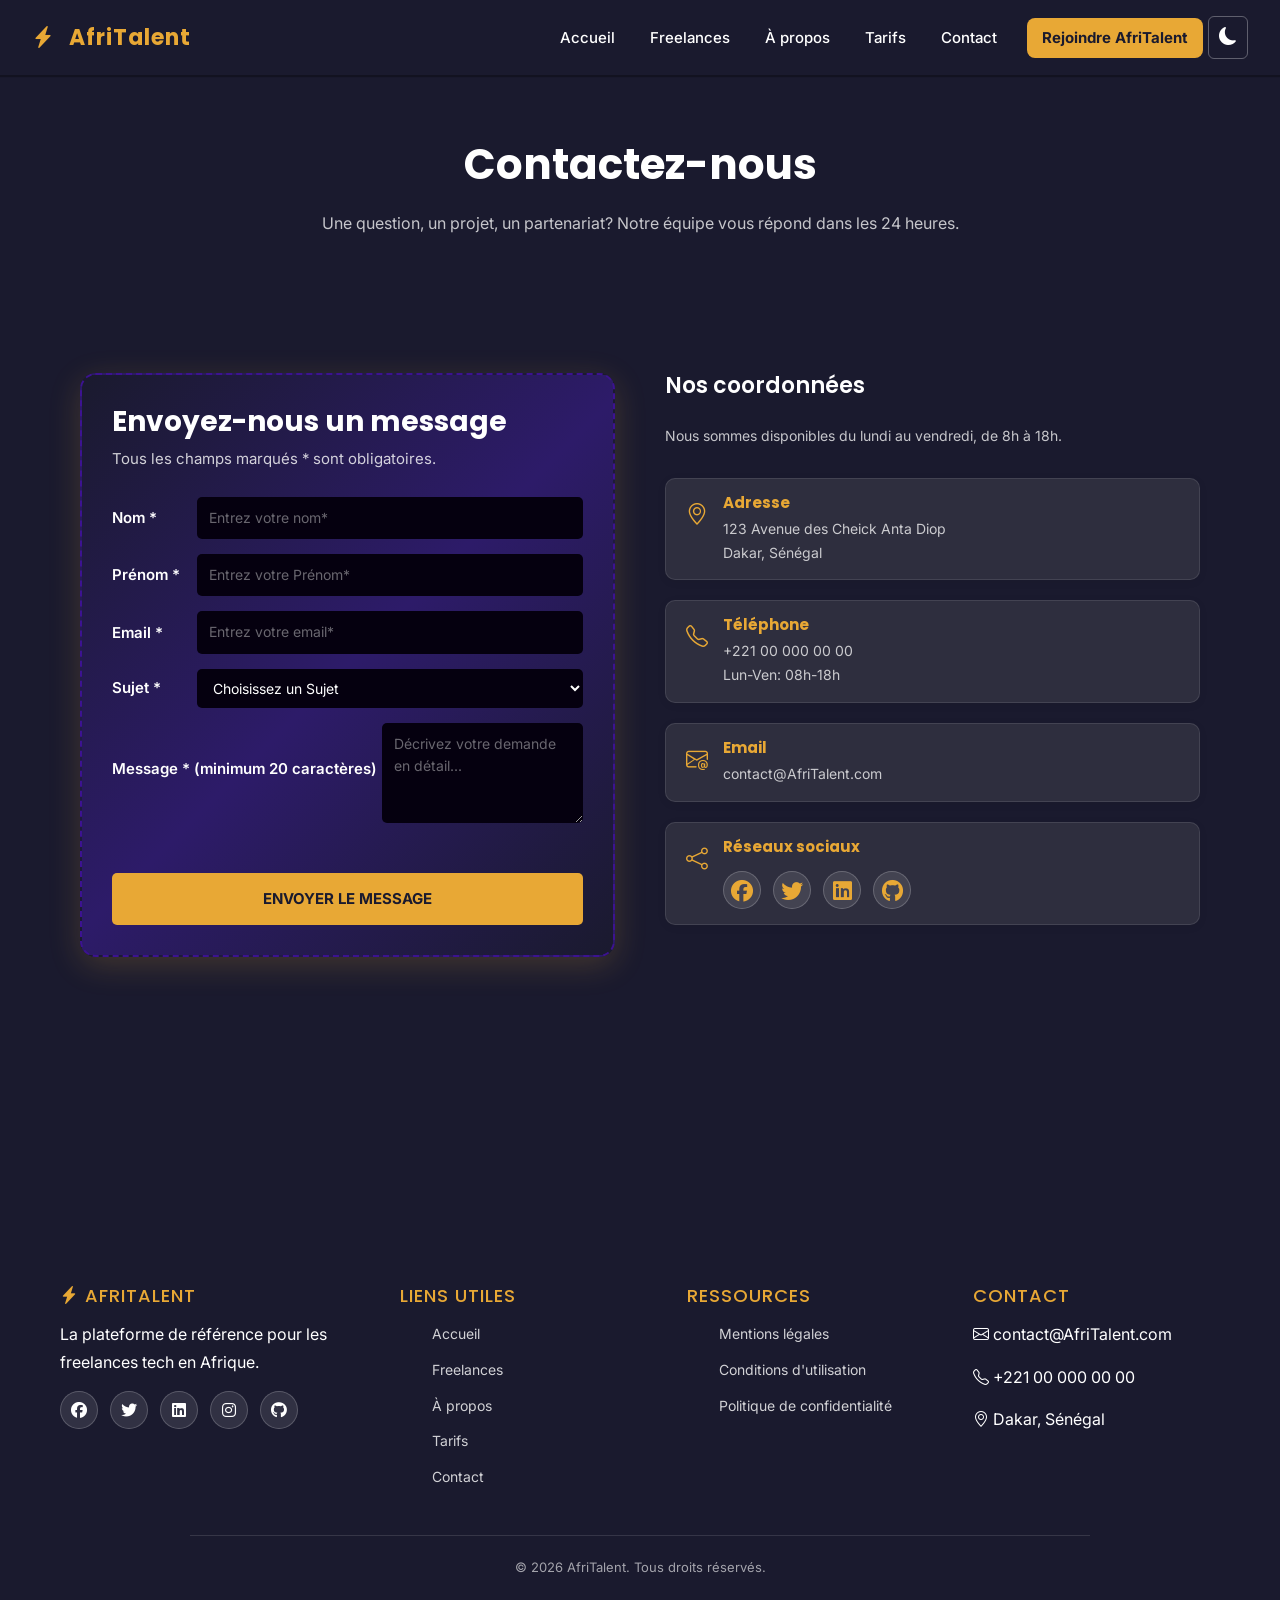
<file: contact.html>
<!DOCTYPE html>
<html lang="fr">
<head>
    <meta charset="UTF-8">
    <meta name="viewport" content="width=device-width, initial-scale=1.0">
    <link href="https://cdn.jsdelivr.net/npm/bootstrap@5.3.3/dist/css/bootstrap.min.css" rel="stylesheet">
    <link rel="stylesheet" href="https://cdn.jsdelivr.net/npm/bootstrap-icons/font/bootstrap-icons.css">
    <link rel="stylesheet" href="https://cdnjs.cloudflare.com/ajax/libs/font-awesome/6.5.1/css/all.min.css">
    <link rel="preconnect" href="https://fonts.googleapis.com">
    <link rel="preconnect" href="https://fonts.gstatic.com" crossorigin>
    <link href="https://fonts.googleapis.com/css2?family=Poppins:wght@400;600;700&family=Inter:wght@400;500;600&display=swap" rel="stylesheet">
    <link rel="stylesheet" href="css/style.css">
    <link rel="stylesheet" href="css/contact.css">
    <script src="https://cdn.jsdelivr.net/npm/bootstrap@5.3.3/dist/js/bootstrap.bundle.min.js" defer></script>
    <title>AfriTalent</title>
</head>
<body>

    <!-- le menu de navigation -->
    <header>
        <nav class="navbar navbar-expand-md fixed-top" id="mainNavbar">
            <div class="container-fluid">
                <a class="navbar-brand" href="index.html">
                    <i class="bi bi-lightning-charge-fill"></i>
                    AfriTalent
                </a>

                <button class="navbar-toggler" type="button" data-bs-toggle="collapse" data-bs-target="#navbarNav">
                    <span class="navbar-toggler-icon"></span>
                </button>

                <div class="collapse navbar-collapse" id="navbarNav">
                    <ul  class="navbar-nav ms-auto">
                        <li class="nav-item"><a class="nav-link" href="index.html">Accueil</a></li>
                        <li class="nav-item"><a class="nav-link" href="freelances.html">Freelances</a></li>
                        <li class="nav-item"><a class="nav-link" href="about.html">À propos</a></li>
                        <li class="nav-item"><a class="nav-link" href="tarifs.html">Tarifs</a></li>
                        <li class="nav-item"><a class="nav-link" href="contact.html">Contact</a></li>
                        <li class="nav-item">
                            <a class="nav-link btn-rejoindre" href="freelances.html">Rejoindre AfriTalent</a>
                        </li>
                        <li class="nav-item">
                            <button id="btn-darkmode" class="btn-darkmode">
                                <i class="bi bi-moon-fill"></i>
                            </button>
                        </li>
                    </ul>

                </div>
            </div>
        </nav>
    </header>

    <!-- la partie principale de la page -->
    <main>
        <section class="contact-hero">
            <h1>Contactez-nous</h1>
            <p>Une question, un projet, un partenariat? Notre équipe vous répond dans les 24 heures.</p>
        </section>

        <!-- la section du formulaire -->
        <section class="contact-contenu">
            <div class="contact-formulaire">
                <h2>Envoyez-nous un message</h2>
                <p>Tous les champs marqués * sont obligatoires.</p>

                <form id="contactForm">
                    <div class="form-groupe">
                        <label for="nom">Nom *</label>
                        <input type="text" id="nom" placeholder="Entrez votre nom*">
                        <div class="error" id="errorNom"></div>
                    </div>

                    <div class="form-groupe">
                        <label for="prenom">Prénom *</label>
                        <input type="text" id="prenom" placeholder="Entrez votre Prénom*">
                        <div class="error" id="errorPrenom"></div>
                    </div>

                    <div class="form-groupe">
                        <label for="email">Email *</label>
                        <input type="email" id="email" placeholder="Entrez votre email*">
                        <div class="error" id="errorEmail"></div>
                    </div>

                    <div class="form-groupe">
                        <label for="sujet">Sujet *</label>
                        <select id="sujet">
                            <option value="">Choisissez un Sujet</option>
                            <option value="Partenariat">Partenariat</option>
                            <option value="Support technique">Support technique</option>
                            <option value="Facturation">Facturation</option>
                            <option value="Recrutement freelance">Recrutement freelance</option>
                            <option value="Autre">Autre</option>
                        </select>
                        <div class="error" id="errorSujet"></div>
                    </div>

                    <div class="form-groupe">
                        <label for="message" class="form-label">Message * (minimum 20 caractères)</label>
                        <textarea id="message" name="message" placeholder="Décrivez votre demande en détail..."></textarea>
                        <div class="error" id="errorMessage"></div>
                    </div>

                    <div class="form-groupe-boutons">
                        <button type="submit">Envoyer le message</button>
                    </div>
                    
                    <div class="success-message" id="successMessage">
                        <i class="bi bi-check-circle"></i>
                        Merci de nous avoir contactés. Notre équipe vous répondra dans les 24 heures.
                    </div>
                </form>
            </div>

            <div class="contact-infos">
                <h3>Nos coordonnées</h3>
                <p>Nous sommes disponibles du lundi au vendredi, de 8h à 18h.</p>

                <div class="info-card">
                    <i class="bi bi-geo-alt"></i>
                    <div>
                        <h4>Adresse</h4>
                        <p>123 Avenue des Cheick Anta Diop</p>
                        <p>Dakar, Sénégal</p>
                    </div>
                </div>

                <div class="info-card">
                    <i class="bi bi-telephone"></i>
                    <div>
                        <h4>Téléphone</h4>
                        <p>+221 00 000 00 00</p>
                        <p>Lun-Ven: 08h-18h</p>
                    </div>
                </div>

                <div class="info-card">
                    <i class="bi bi-envelope-at"></i>
                    <div>
                        <h4>Email</h4>
                        <p>contact@AfriTalent.com</p>
                    </div>
                </div>

                <div class="info-card">
                    <i class="bi bi-share"></i>
                    <div>
                        <h4>Réseaux sociaux</h4>
                        <div class="footer-reseaux">
                            <a href="#" aria-label="Facebook"><i class="fab fa-facebook"></i></a>
                            <a href="#" aria-label="Twitter"><i class="fab fa-twitter"></i></a>
                            <a href="#" aria-label="LinkedIn"><i class="fab fa-linkedin"></i></a>
                            <a href="#" aria-label="GitHub"><i class="fab fa-github"></i></a>
                        </div>
                    </div>
                </div>

                <iframe src="https://www.google.com/maps/embed?pb=!1m18!1m12!1m3!1d123488.80135179509!2d-17.548227802367474!3d14.711175940337776!2m3!1f0!2f0!3f0!3m2!1i1024!2i768!4f13.1!3m3!1m2!1s0xec172f5b3c5bb71%3A0xb17c17d92d5db21f!2sDakar!5e0!3m2!1sfr!2ssn!4v1774284055408!5m2!1sfr!2ssn"
                class="contact-map" allowfullscreen loading="lazy"></iframe>
            </div>
        </section>
    </main>

    <!-- le pied de page avec les ressources et liens utiles -->
    <footer>
        <div class="footer-colonnes">
            <div>
                <h4><i class="bi bi-lightning-charge-fill"></i> AfriTalent</h4>
                <p>La plateforme de référence pour les freelances tech en Afrique.</p>
                <div class="footer-reseaux">
                    <a href="#" aria-label="Facebook"><i class="fab fa-facebook"></i></a>
                    <a href="#" aria-label="Twitter"><i class="fab fa-twitter"></i></a>
                    <a href="#" aria-label="LinkedIn"><i class="fab fa-linkedin"></i></a>
                    <a href="#" aria-label="Instagram"><i class="fab fa-instagram"></i></a>
                    <a href="#" aria-label="GitHub"><i class="fab fa-github"></i></a>
                </div>
            </div>

            <div>
                <h4>liens utiles</h4>
                <ul>
                    <li><a href="index.html">Accueil</a></li>
                    <li><a href="freelances.html">Freelances</a></li>
                    <li><a href="about.html">À propos</a></li>
                    <li><a href="tarifs.html">Tarifs</a></li>
                    <li><a href="contact.html">Contact</a></li>
                </ul>
            </div>

            <div>
                <h4>Ressources</h4>
                <ul>
                    <li><a href="#">Mentions légales</a></li>
                    <li><a href="#">Conditions d'utilisation</a></li>
                    <li><a href="#">Politique de confidentialité</a></li>
                </ul>
            </div>

            <div>
                <h4>Contact</h4>
                <p><i class="bi bi-envelope"></i> contact@AfriTalent.com</p>
                <p><i class="bi bi-telephone"></i> +221 00 000 00 00</p>
                <p><i class="bi bi-geo-alt"></i> Dakar, Sénégal</p>
            </div>
        </div>

        <p>&copy; 2026 AfriTalent. Tous droits réservés.</p>
    </footer>

    <!-- bouton de retour en haut de page -->
    <button id="btn-top" title="Retour en haut">
        <i class="bi bi-arrow-up"></i>
    </button>

    <!-- lien vers le fichier js -->
    <script src="JS/main.js"></script>
</body>
</html>
</file>
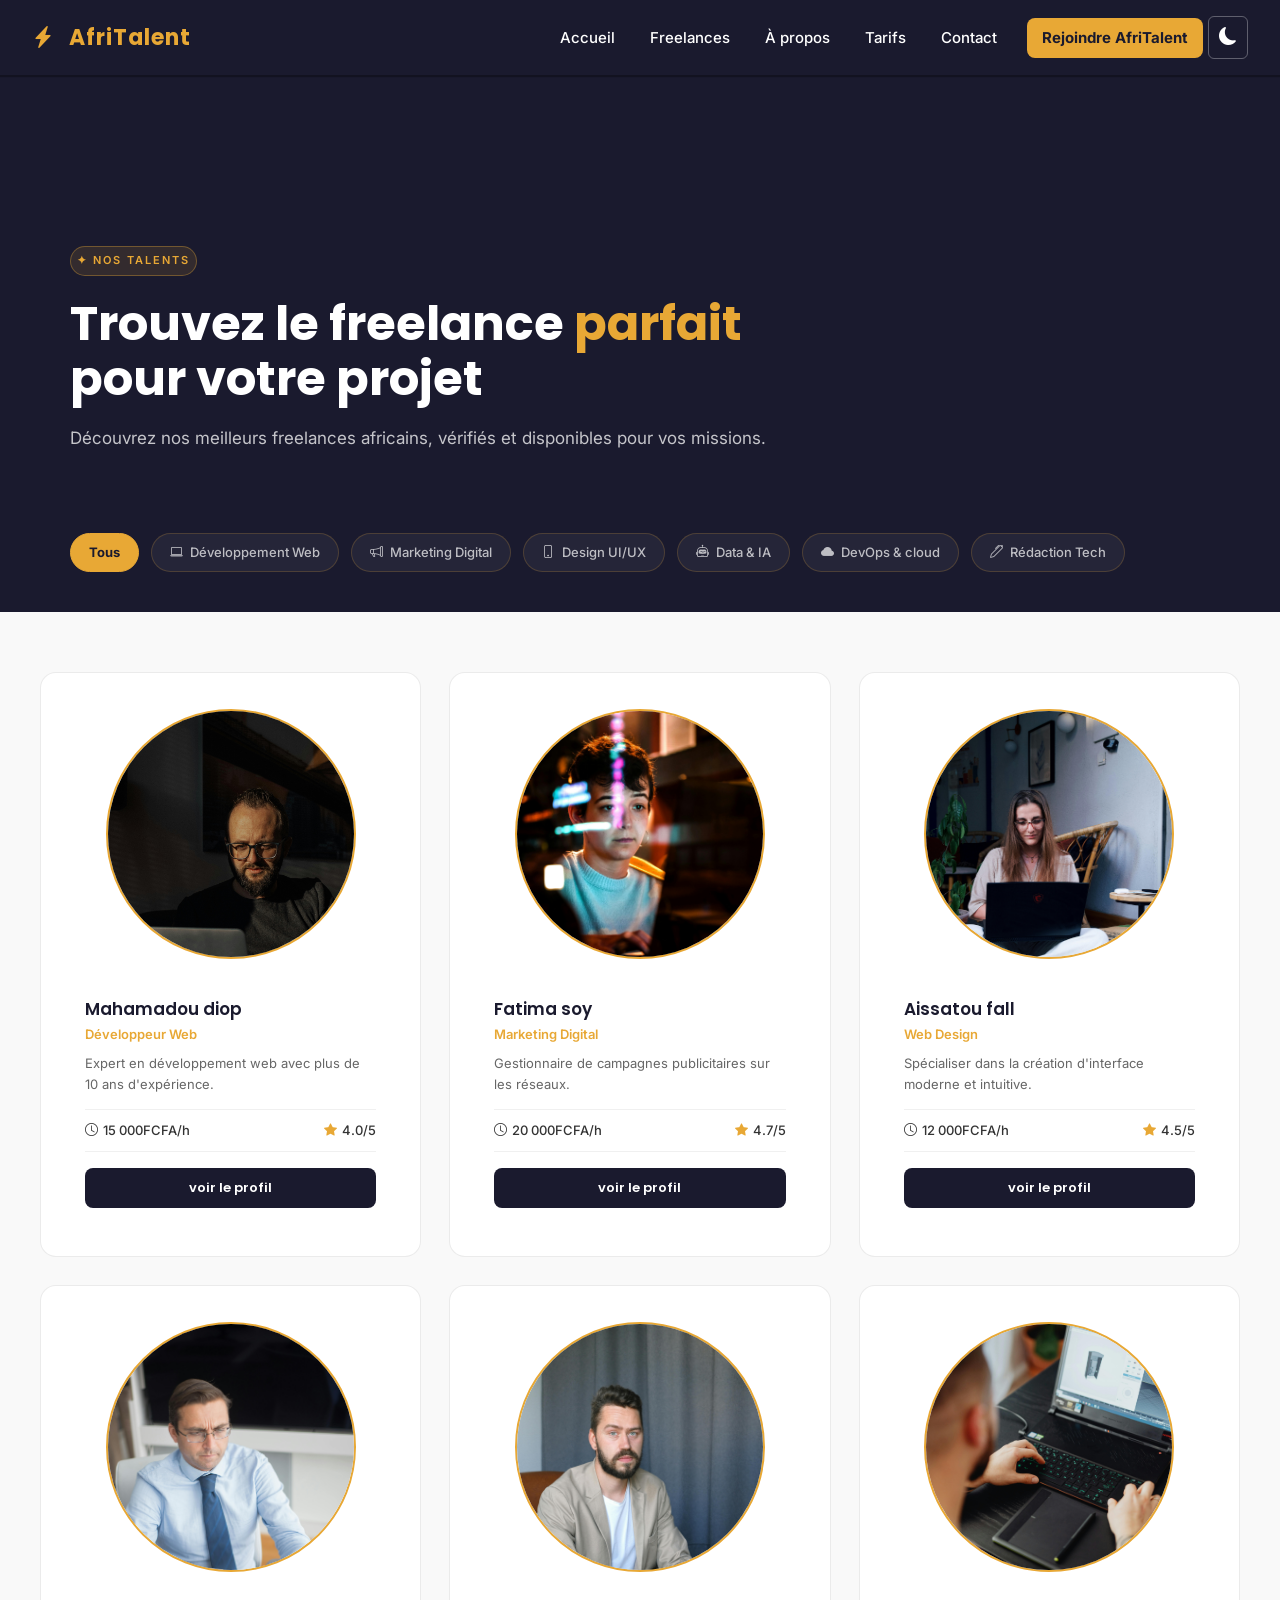
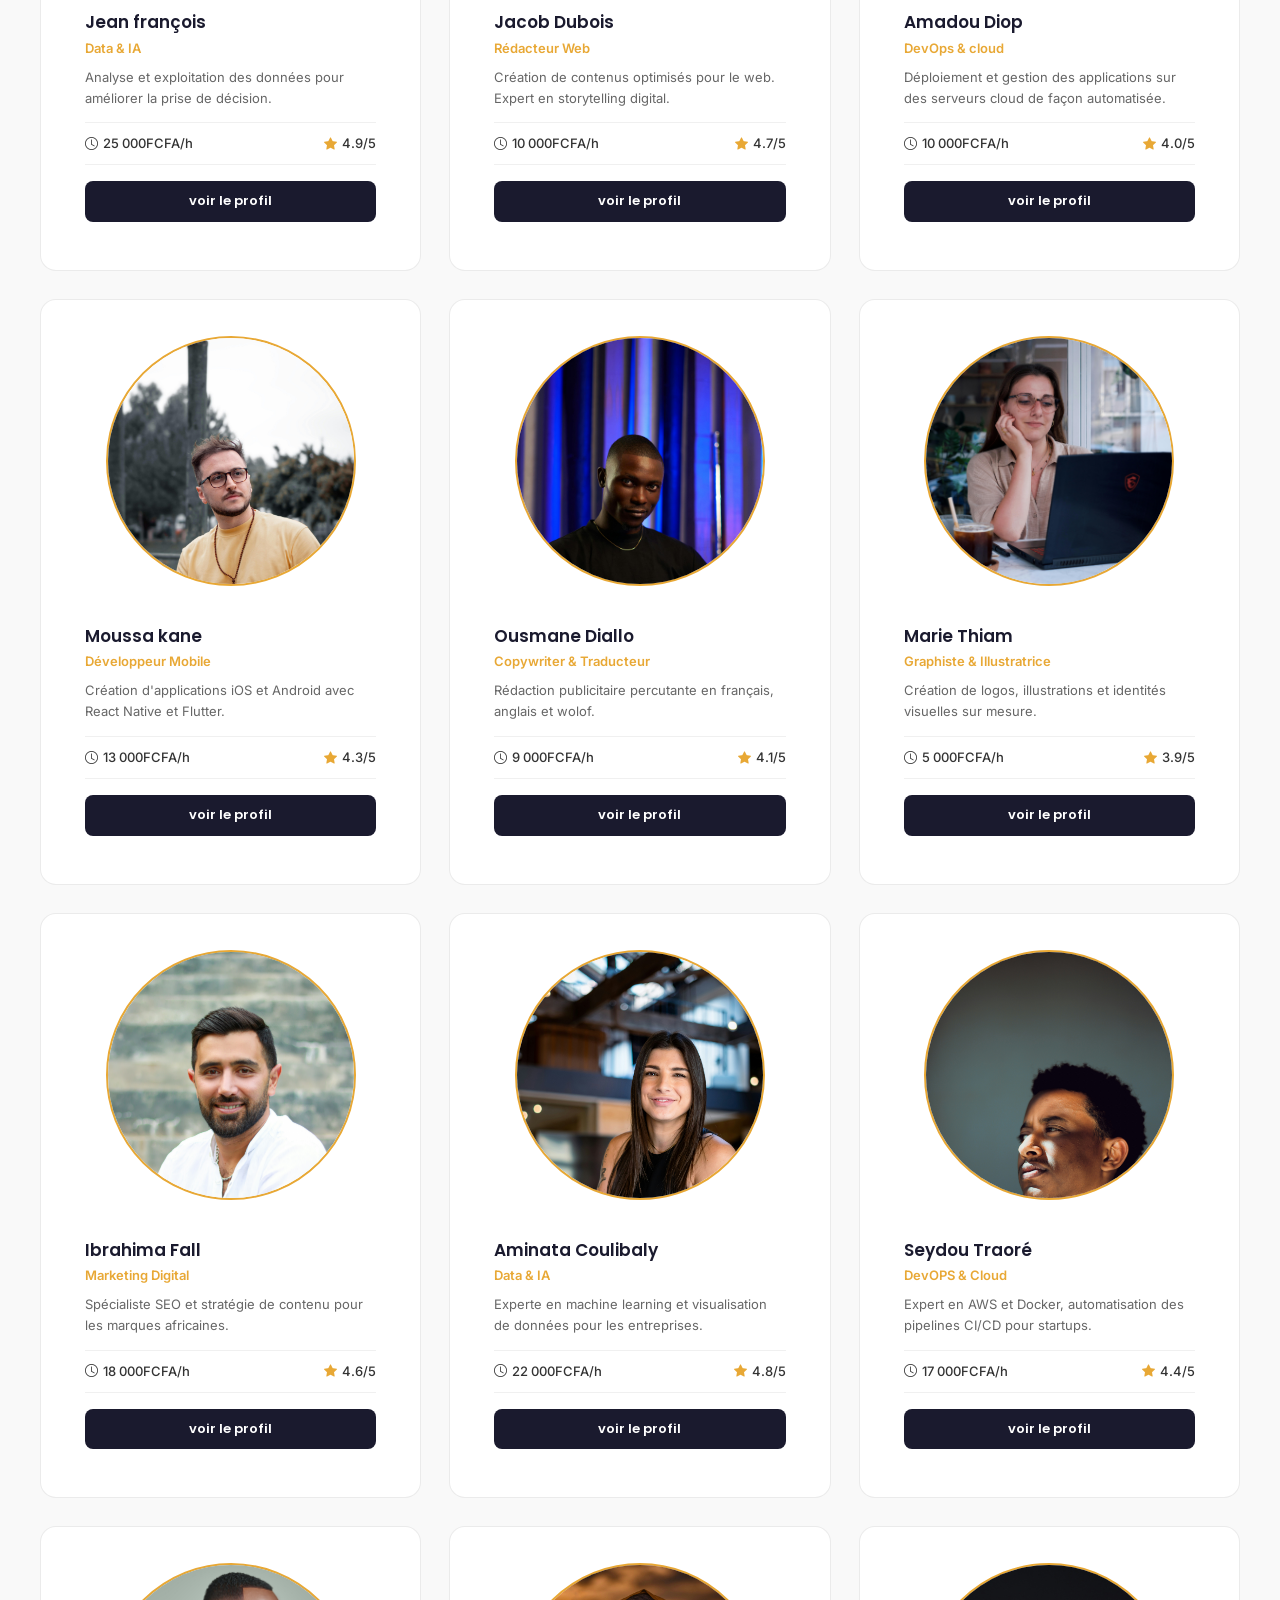
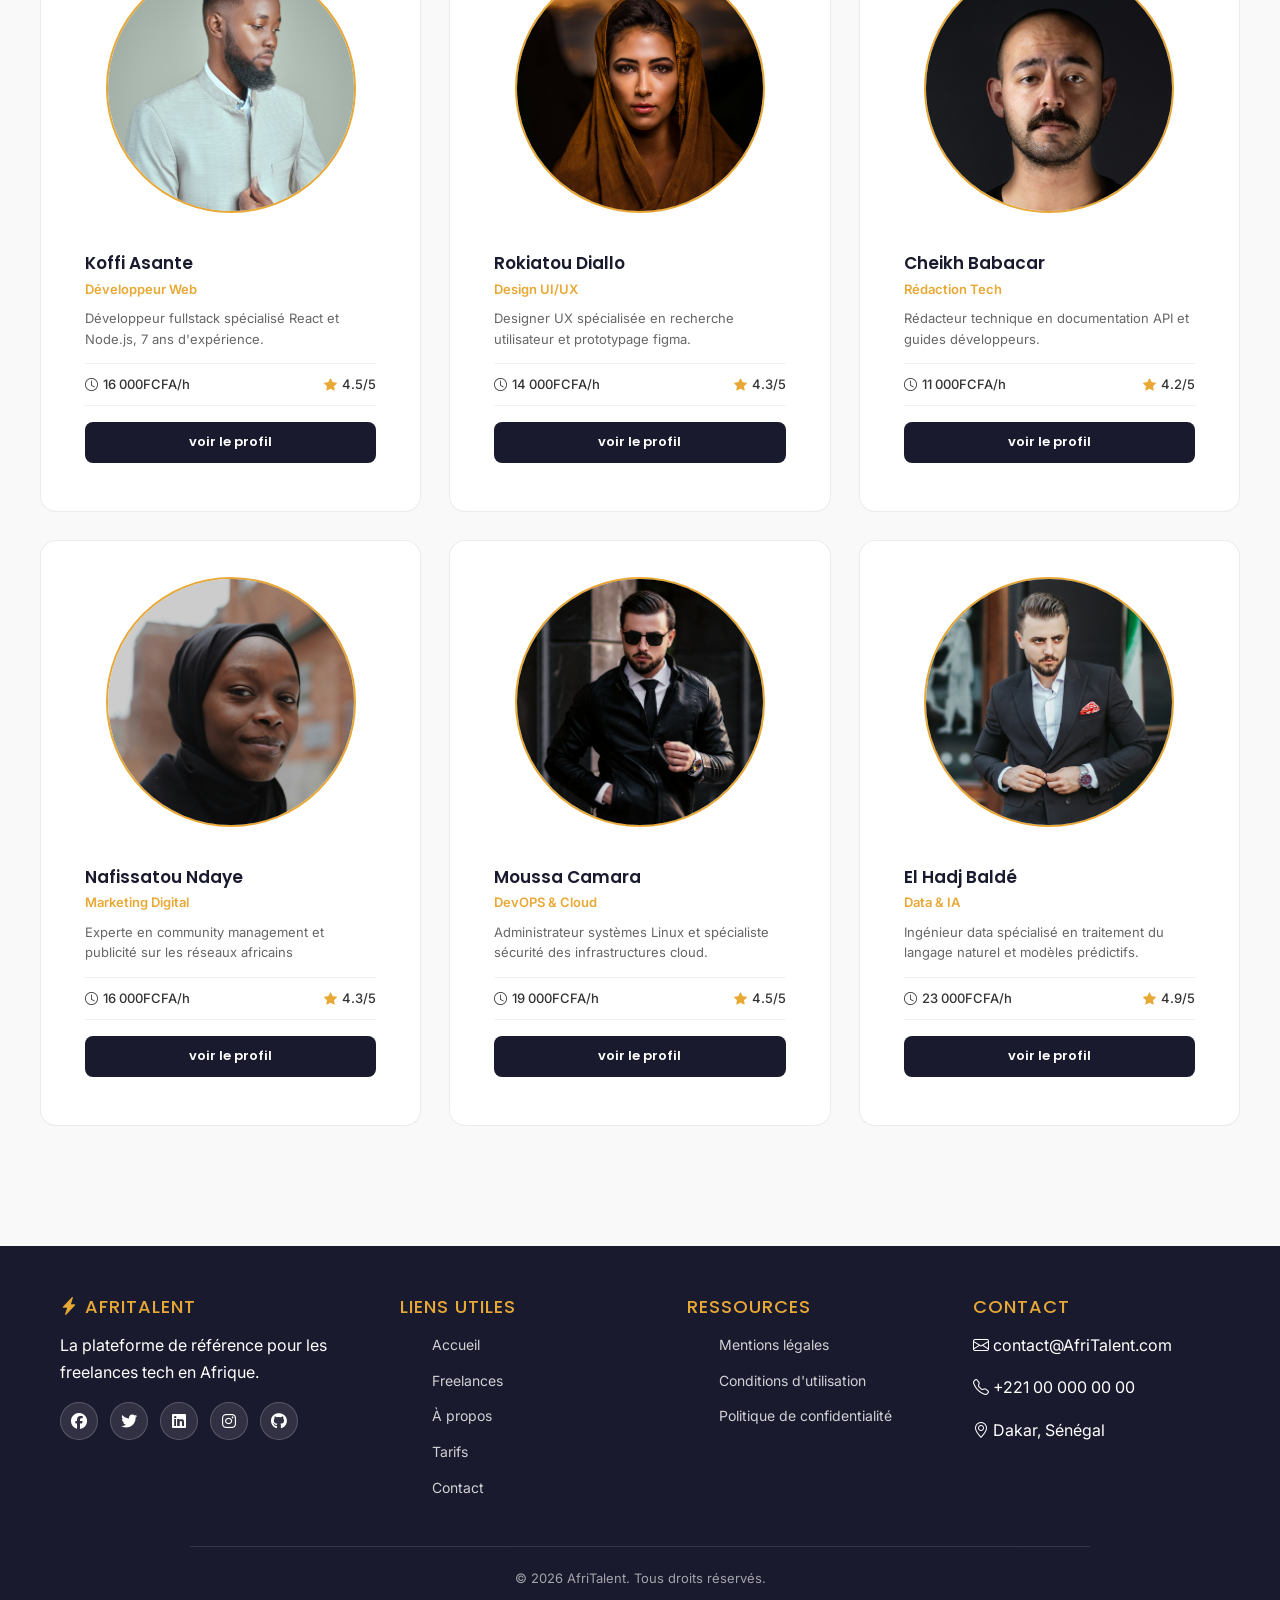
<file: freelances.html>
<!DOCTYPE html>
<html lang="fr">
<head>
    <meta charset="UTF-8">
    <meta name="viewport" content="width=device-width, initial-scale=1.0">
    <link href="https://cdn.jsdelivr.net/npm/bootstrap@5.3.3/dist/css/bootstrap.min.css" rel="stylesheet">
    <link rel="stylesheet" href="https://cdn.jsdelivr.net/npm/bootstrap-icons/font/bootstrap-icons.css">
    <link rel="stylesheet" href="https://cdnjs.cloudflare.com/ajax/libs/font-awesome/6.5.1/css/all.min.css">
    <link rel="preconnect" href="https://fonts.googleapis.com">
    <link rel="preconnect" href="https://fonts.gstatic.com" crossorigin>
    <link href="https://fonts.googleapis.com/css2?family=Poppins:wght@400;600;700&family=Inter:wght@400;500;600&display=swap" rel="stylesheet">
    <link rel="stylesheet" href="css/style.css">
    <link rel="stylesheet" href="css/freelances.css">
    <script src="https://cdn.jsdelivr.net/npm/bootstrap@5.3.3/dist/js/bootstrap.bundle.min.js" defer></script>
    <title>AfriTalent</title>
</head>
<body>
   
    <!-- le menu de navigation -->
    <header>
        <nav class="navbar navbar-expand-md fixed-top" id="mainNavbar">
            <div class="container-fluid">
                <a class="navbar-brand" href="index.html">
                    <i class="bi bi-lightning-charge-fill"></i>
                    AfriTalent
                </a>

                <button class="navbar-toggler" type="button" data-bs-toggle="collapse" data-bs-target="#navbarNav">
                    <span class="navbar-toggler-icon"></span>
                </button>

                <div class="collapse navbar-collapse" id="navbarNav">
                    <ul  class="navbar-nav ms-auto">
                        <li class="nav-item"><a class="nav-link" href="index.html">Accueil</a></li>
                        <li class="nav-item"><a class="nav-link" href="freelances.html">Freelances</a></li>
                        <li class="nav-item"><a class="nav-link" href="about.html">À propos</a></li>
                        <li class="nav-item"><a class="nav-link" href="tarifs.html">Tarifs</a></li>
                        <li class="nav-item"><a class="nav-link" href="contact.html">Contact</a></li>
                        <li class="nav-item">
                            <a class="nav-link btn-rejoindre" href="freelances.html">Rejoindre AfriTalent</a>
                        </li>
                        <li class="nav-item">
                            <button id="btn-darkmode" class="btn-darkmode">
                                <i class="bi bi-moon-fill"></i>
                            </button>
                        </li>
                    </ul>

                </div>
            </div>
        </nav>
    </header>

    <!-- le corps de la page avec les sections et les differents freelances-->
    <main>
        <section class="freelances-hero">
            <div class="freelances-hero-contenu">
                <span class="freelances-hero-badge">✦ Nos talents</span>
                <h1>Trouvez le freelance <span>parfait</span><br>pour votre projet</h1>
                <p>Découvrez nos meilleurs freelances africains, vérifiés et disponibles pour vos missions.</p>
            </div>
        </section>

        <div class="freelances-filtres">
            <button class="filtre-btn actif" data-filtre="tous">Tous</button>
            <button class="filtre-btn" data-filtre="developpement"><i class="bi bi-laptop"></i>Développement Web</button>
            <button class="filtre-btn" data-filtre="marketing"><i class="bi bi-megaphone"></i>Marketing Digital</button>
            <button class="filtre-btn" data-filtre="design"><i class="bi bi-phone"></i>Design UI/UX</button>
            <button class="filtre-btn" data-filtre="data"><i class="bi bi-robot"></i>Data & IA</button>
            <button class="filtre-btn" data-filtre="devops"><i class="bi bi-cloud-fill"></i>DevOps & cloud</button>
            <button class="filtre-btn" data-filtre="redaction"><i class="bi bi-pen"></i>Rédaction Tech</button>
        </div>

        <section class="freelances-section">

            <!-- <h2>Nos freelanciers</h2> -->

            <article class="freelance-card" data-categorie="developpement">
                <img src="images/Mahamadoudiop.jpg" alt="Photo de Mahamadou Diop">
                <div class="freelance-card-corps">
                    <h3>Mahamadou diop</h3>
                        <p class="freelance-metier">Développeur Web</p>
                        <p class="freelance-desc">Expert en développement web avec plus de 10 ans d'expérience.</p>
                    <div class="freelance-infos">
                        <span><i class="bi bi-clock"></i> 15 000FCFA/h</span>
                        <span><i class="bi bi-star-fill"></i> 4.0/5</span>
                    </div>
                    <a href="#" class="freelance-btn">voir le profil</a>
                </div>
            </article>

            <article class="freelance-card" data-categorie="marketing">
                <img src="images/Fatimasoy.jpg" alt="Photo de Fatima soy">
                <div class="freelance-card-corps">
                    <h3>Fatima soy</h3>
                        <p class="freelance-metier">Marketing Digital</p>
                        <p class="freelance-desc">Gestionnaire de campagnes publicitaires sur les réseaux.</p>
                    <div class="freelance-infos">
                        <span><i class="bi bi-clock"></i> 20 000FCFA/h</span>
                        <span><i class="bi bi-star-fill"></i> 4.7/5</span>
                    </div>
                    <a href="#" class="freelance-btn">voir le profil</a>
                </div>
            </article>

            <article class="freelance-card" data-categorie="design">
                <img src="images/Aissatoufall.jpg" alt="Photo de Aissatou fall">
                <div class="freelance-card-corps">
                    <h3>Aissatou fall</h3>
                        <p class="freelance-metier">Web Design</p>
                        <p class="freelance-desc">Spécialiser dans la création d'interface moderne et intuitive.</p>
                    <div class="freelance-infos">
                        <span><i class="bi bi-clock"></i>12 000FCFA/h</span>
                        <span><i class="bi bi-star-fill"></i> 4.5/5</span>
                    </div>
                    <a href="#" class="freelance-btn">voir le profil</a>
                </div>
            </article>

            <article class="freelance-card" data-categorie="data">
                <img src="images/Jeanfrançois.jpg" alt="Photo de Jean françois">
                <div class="freelance-card-corps">
                    <h3>Jean françois</h3>
                        <p class="freelance-metier">Data & IA</p>
                        <p class="freelance-desc">Analyse et exploitation des données pour améliorer la prise de décision.</p>
                    <div class="freelance-infos">
                        <span><i class="bi bi-clock"></i> 25 000FCFA/h</span>
                        <span><i class="bi bi-star-fill"></i> 4.9/5</span>
                    </div>
                    <a href="#" class="freelance-btn">voir le profil</a>
                </div>  
            </article>

            <article class="freelance-card" data-categorie="redaction">
                <img src="images/Jacobdubois.jpg" alt="Photo de Jacob dubois">
                <div class="freelance-card-corps">
                    <h3>Jacob Dubois</h3>
                        <p class="freelance-metier">Rédacteur Web</p>
                        <p class="freelance-desc">Création de contenus optimisés pour le web. Expert en storytelling digital.</p>
                    <div class="freelance-infos">
                        <span><i class="bi bi-clock"></i> 10 000FCFA/h</span>
                        <span><i class="bi bi-star-fill"></i> 4.7/5</span>
                    </div>
                    <a href="#" class="freelance-btn">voir le profil</a>
                </div>
            </article>

            <article class="freelance-card" data-categorie="devops">
                <img src="images/Amadoudiop.jpg" alt="Photo de Amadou Diop">
                <div class="freelance-card-corps">
                    <h3>Amadou Diop</h3>
                        <p class="freelance-metier">DevOps & cloud</p>
                        <p class="freelance-desc">Déploiement et gestion des applications sur des serveurs cloud de façon automatisée.</p>
                    <div class="freelance-infos">
                        <span><i class="bi bi-clock"></i> 10 000FCFA/h</span>
                        <span><i class="bi bi-star-fill"></i> 4.0/5</span>
                    </div>
                    <a href="#" class="freelance-btn">voir le profil</a>
                </div>
            </article>

            <article class="freelance-card" data-categorie="developpement">
                <img src="images/Moussakane.jpg" alt="Photo de Moussa kane">
                <div class="freelance-card-corps">
                    <h3>Moussa kane</h3>
                        <p class="freelance-metier">Développeur Mobile</p>
                        <p class="freelance-desc">Création d'applications iOS et Android avec React Native et Flutter.</p>
                    <div class="freelance-infos">
                        <span><i class="bi bi-clock"></i> 13 000FCFA/h</span>
                        <span><i class="bi bi-star-fill"></i> 4.3/5</span>
                    </div>
                    <a href="#" class="freelance-btn">voir le profil</a>
                </div>
            </article>

            <article class="freelance-card" data-categorie="redaction">
                <img src="images/Ousmanediallo.jpg" alt="Photo de Ousmane Diallo">
                <div class="freelance-card-corps">
                    <h3>Ousmane Diallo</h3>
                        <p class="freelance-metier">Copywriter & Traducteur</p>
                        <p class="freelance-desc">Rédaction publicitaire percutante en français, anglais et wolof.</p>
                    <div class="freelance-infos">
                        <span><i class="bi bi-clock"></i> 9 000FCFA/h</span>
                        <span><i class="bi bi-star-fill"></i> 4.1/5</span>
                    </div>
                    <a href="#" class="freelance-btn">voir le profil</a>
                </div>
            </article>

            <article class="freelance-card" data-categorie="design">
                <img src="images/Mariethiam.jpg" alt="Photo de Marie Thiam">
                <div class="freelance-card-corps">
                    <h3>Marie Thiam</h3>
                        <p class="freelance-metier">Graphiste & Illustratrice</p>
                        <p class="freelance-desc">Création de logos, illustrations et identités visuelles sur mesure.</p>
                    <div class="freelance-infos">
                        <span><i class="bi bi-clock"></i> 5 000FCFA/h</span>
                        <span><i class="bi bi-star-fill"></i> 3.9/5</span>
                    </div>
                    <a href="#" class="freelance-btn">voir le profil</a>
                </div>
            </article>

            <article class="freelance-card" data-categorie="marketing">
                <img src="images/Ibrahima.jpg" alt="Photo de Ibrahima Fall">
                <div class="freelance-card-corps">
                    <h3>Ibrahima Fall</h3>
                        <p class="freelance-metier">Marketing Digital</p>
                        <p class="freelance-desc">Spécialiste SEO et stratégie de contenu pour les marques africaines.</p>
                    <div class="freelance-infos">
                        <span><i class="bi bi-clock"></i> 18 000FCFA/h</span>
                        <span><i class="bi bi-star-fill"></i> 4.6/5</span>
                    </div>
                    <a href="#" class="freelance-btn"> voir le profil</a>
                </div>
            </article>

            <article class="freelance-card" data-categorie="data">
                <img src="images/AminataCoulibaly.jpg" alt="Photo de Aminata Coulibaly">
                <div class="freelance-card-corps">
                    <h3>Aminata Coulibaly</h3>
                        <p class="freelance-metier">Data & IA</p>
                        <p class="freelance-desc">Experte en machine learning et visualisation de données pour les entreprises.</p>
                    <div class="freelance-infos">
                        <span><i class="bi bi-clock"></i> 22 000FCFA/h</span>
                        <span><i class="bi bi-star-fill"></i> 4.8/5</span>
                    </div>
                    <a href="#" class="freelance-btn">voir le profil</a>
                </div>
            </article>

            <article class="freelance-card" data-categorie="devops">
                <img src="images/Seydou.jpg" alt="Photo de Seydou Traoré">
                <div class="freelance-card-corps">
                    <h3>Seydou Traoré</h3>
                        <p class="freelance-metier">DevOPS & Cloud</p>
                        <p class="freelance-desc">Expert en AWS et Docker, automatisation des pipelines CI/CD pour startups.</p>
                    <div class="freelance-infos">
                        <span><i class="bi bi-clock"></i> 17 000FCFA/h</span>
                        <span><i class="bi bi-star-fill"></i> 4.4/5</span>
                    </div>
                    <a href="#" class="freelance-btn">voir le profil</a>
                </div>
            </article>

            <article class="freelance-card" data-categorie="developpement">
                <img src="images/Koffi.jpg" alt="Photo de Koffi Asante">
                <div class="freelance-card-corps">
                    <h3>Koffi Asante</h3>
                        <p class="freelance-metier"> Développeur Web</p>
                        <p class="freelance-desc"> Développeur fullstack spécialisé React et Node.js, 7 ans d'expérience.</p>
                    <div class="freelance-infos">
                        <span><i class="bi bi-clock"></i> 16 000FCFA/h</span>
                        <span><i class="bi bi-star-fill"></i> 4.5/5</span>
                    </div>
                    <a href="#" class="freelance-btn">voir le profil</a>
                </div>
            </article>

            <article class="freelance-card" data-categorie="design">
                <img src="images/Rokiatou.jpg" alt="Photo de Rokiatou Diallo">
                <div class="freelance-card-corps">
                    <h3>Rokiatou Diallo</h3>
                        <p class="freelance-metier">Design UI/UX</p>
                        <p class="freelance-desc">Designer UX spécialisée en recherche utilisateur et prototypage figma.</p>
                    <div class="freelance-infos">
                        <span><i class="bi bi-clock"></i> 14 000FCFA/h</span>
                        <span><i class="bi bi-star-fill"></i> 4.3/5</span>
                    </div>
                    <a href="#" class="freelance-btn">voir le profil</a>
                </div>
            </article>

            <article class="freelance-card" data-categorie="redaction">
                <img src="images/Cheikh.jpg" alt="Photo de Cheikh Babacar">
                <div class="freelance-card-corps">
                    <h3>Cheikh Babacar</h3>
                        <p class="freelance-metier">Rédaction Tech</p>
                        <p class="freelance-desc">Rédacteur technique en documentation API et guides développeurs.</p>
                    <div class="freelance-infos">
                        <span><i class="bi bi-clock"></i> 11 000FCFA/h</span>
                        <span><i class="bi bi-star-fill"></i> 4.2/5</span>
                    </div>
                    <a href="#" class="freelance-btn">voir le profil</a>
                </div>
            </article>

            <article class="freelance-card" data-categorie="marketing">
                <img src="images/Nafissatou.jpg" alt="Photo de Nafissatou Ndaye">
                <div class="freelance-card-corps">
                    <h3>Nafissatou Ndaye</h3>
                        <p class="freelance-metier">Marketing Digital</p>
                        <p class="freelance-desc">Experte en community management et publicité sur les réseaux africains</p>
                    <div class="freelance-infos">
                        <span><i class="bi bi-clock"></i> 16 000FCFA/h</span>
                        <span><i class="bi bi-star-fill"></i> 4.3/5</span>
                    </div>
                    <a href="#" class="freelance-btn">voir le profil</a>
                </div>
            </article>

            <article class="freelance-card" data-categorie="devops">
                <img src="images/Moussa.jpg" alt="Photo de Moussa Camara">
                <div class="freelance-card-corps">
                    <h3>Moussa Camara</h3>
                        <p class="freelance-metier"> DevOPS & Cloud</p>
                        <p class="freelance-desc">Administrateur systèmes Linux et spécialiste sécurité des infrastructures cloud.</p>
                    <div class="freelance-infos">
                        <span><i class="bi bi-clock"></i> 19 000FCFA/h</span>
                        <span><i class="bi bi-star-fill"></i> 4.5/5</span>
                    </div>
                    <a href="#" class="freelance-btn">voir le profil</a>
                </div>
            </article>

            <article class="freelance-card" data-categorie="data">
                <img src="images/ElHadj.jpg" alt="Photo de El Hadj Baldé">
                <div class="freelance-card-corps">
                    <h3>El Hadj Baldé</h3>
                        <p class="freelance-metier">Data & IA</p>
                        <p class="freelance-desc">Ingénieur data spécialisé en traitement du langage naturel et modèles prédictifs.</p>
                    <div class="freelance-infos">
                        <span><i class="bi bi-clock"></i> 23 000FCFA/h</span>
                        <span><i class="bi bi-star-fill"></i> 4.9/5</span>
                    </div>
                    <a href="#" class="freelance-btn">voir le profil</a>
                </div>
            </article>

        </section>
    </main>

    <!-- le pied de page avec les liens et ressources necessaire -->
    <footer>
        <div class="footer-colonnes">
            <div>
                <h4><i class="bi bi-lightning-charge-fill"></i> AfriTalent</h4>
                <p>La plateforme de référence pour les freelances tech en Afrique.</p>
                <div class="footer-reseaux">
                    <a href="#" aria-label="Facebook"><i class="fab fa-facebook"></i></a>
                    <a href="#" aria-label="Twitter"><i class="fab fa-twitter"></i></a>
                    <a href="#" aria-label="LinkedIn"><i class="fab fa-linkedin"></i></a>
                    <a href="#" aria-label="Instagram"><i class="fab fa-instagram"></i></a>
                    <a href="#" aria-label="GitHub"><i class="fab fa-github"></i></a>
                </div>
            </div>

            <div>
                <h4>liens utiles</h4>
                <ul>
                    <li><a href="index.html">Accueil</a></li>
                    <li><a href="freelances.html">Freelances</a></li>
                    <li><a href="about.html">À propos</a></li>
                    <li><a href="tarifs.html">Tarifs</a></li>
                    <li><a href="contact.html">Contact</a></li>
                </ul>
            </div>

            <div>
                <h4>Ressources</h4>
                <ul>
                    <li><a href="#">Mentions légales</a></li>
                    <li><a href="#">Conditions d'utilisation</a></li>
                    <li><a href="#">Politique de confidentialité</a></li>
                </ul>
            </div>

            <div>
                <h4>Contact</h4>
                <p><i class="bi bi-envelope"></i> contact@AfriTalent.com</p>
                <p><i class="bi bi-telephone"></i> +221 00 000 00 00</p>
                <p><i class="bi bi-geo-alt"></i> Dakar, Sénégal</p>
            </div>
        </div>

        <p>&copy; 2026 AfriTalent. Tous droits réservés.</p>
    </footer>

    <!-- bouton de retour en haut de page -->
    <button id="btn-top" title="Retour en haut">
        <i class="bi bi-arrow-up"></i>
    </button>

    <!-- lien vers le fichier js -->
    <script src="JS/main.js"></script>
</body>
</html>
</file>
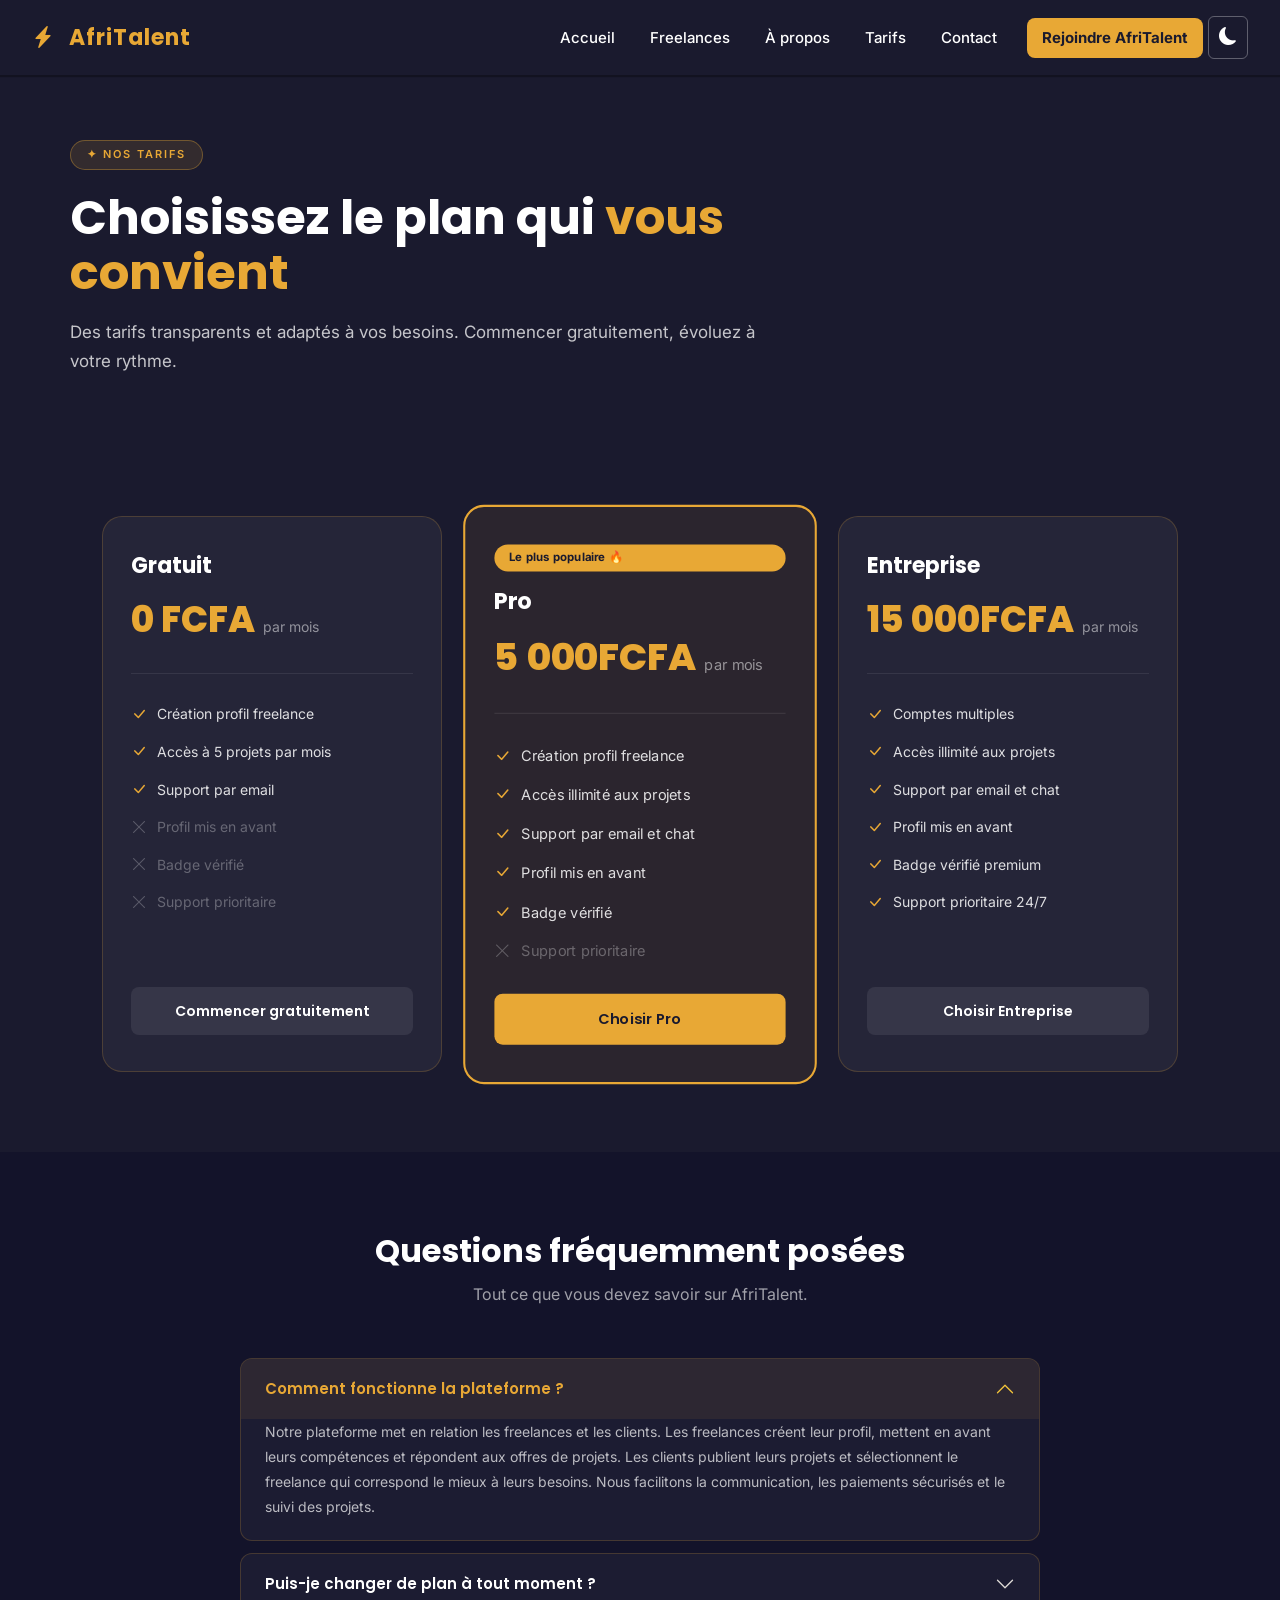
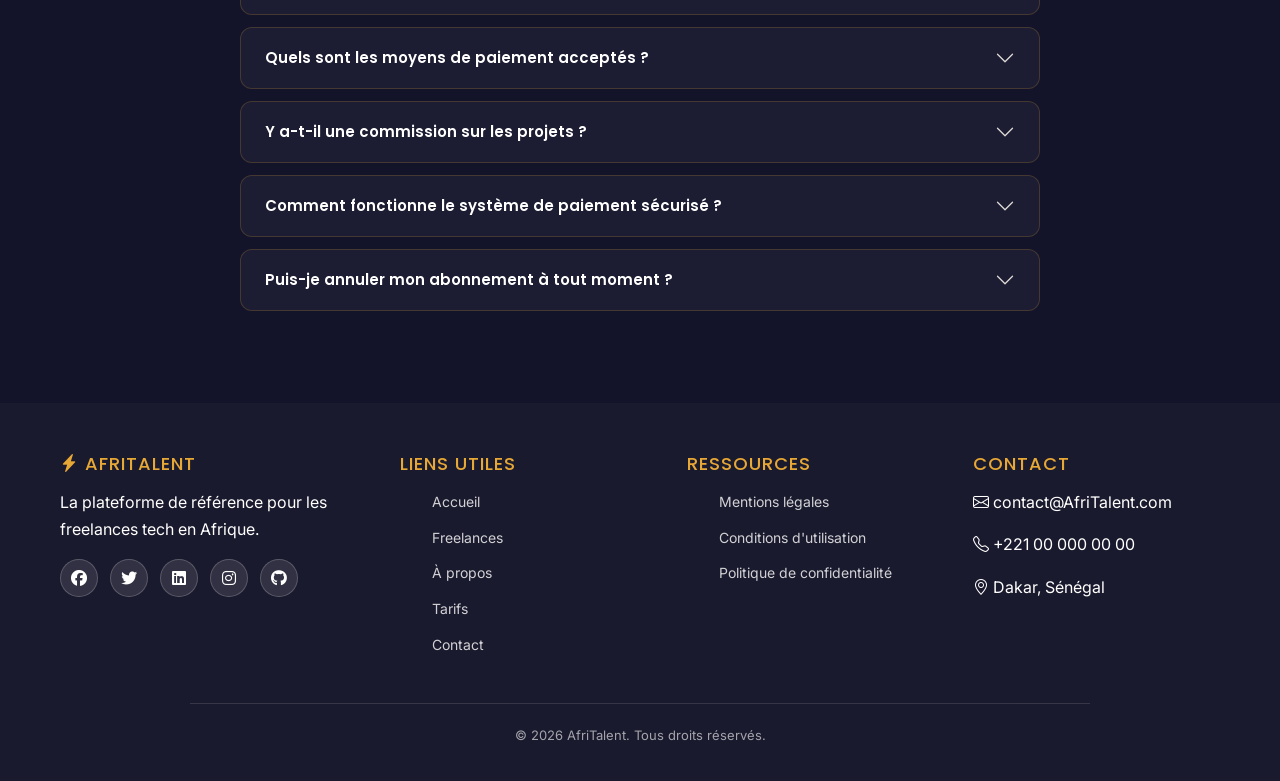
<file: tarifs.html>
<!DOCTYPE html>
<html lang="fr">
<head>
    <meta charset="UTF-8">
    <meta name="viewport" content="width=device-width, initial-scale=1.0">
    <link href="https://cdn.jsdelivr.net/npm/bootstrap@5.3.3/dist/css/bootstrap.min.css" rel="stylesheet">
    <link rel="stylesheet" href="https://cdn.jsdelivr.net/npm/bootstrap-icons/font/bootstrap-icons.css">
    <link rel="stylesheet" href="https://cdnjs.cloudflare.com/ajax/libs/font-awesome/6.5.1/css/all.min.css">
    <link rel="preconnect" href="https://fonts.googleapis.com">
    <link rel="preconnect" href="https://fonts.gstatic.com" crossorigin>
    <link href="https://fonts.googleapis.com/css2?family=Poppins:wght@400;600;700&family=Inter:wght@400;500;600&display=swap" rel="stylesheet">
    <link rel="stylesheet" href="css/style.css">
    <link rel="stylesheet" href="css/tarifs.css">
    <script src="https://cdn.jsdelivr.net/npm/bootstrap@5.3.3/dist/js/bootstrap.bundle.min.js" defer></script>
    <title>AfriTalent</title>
</head>
<body>
    
    <!-- le menu de navigation -->
    <header>
        <nav class="navbar navbar-expand-md fixed-top" id="mainNavbar">
            <div class="container-fluid">
                <a class="navbar-brand" href="index.html">
                    <i class="bi bi-lightning-charge-fill"></i>
                    AfriTalent
                </a>

                <button class="navbar-toggler" type="button" data-bs-toggle="collapse" data-bs-target="#navbarNav">
                    <span class="navbar-toggler-icon"></span>
                </button>

                <div class="collapse navbar-collapse" id="navbarNav">
                    <ul  class="navbar-nav ms-auto">
                        <li class="nav-item"><a class="nav-link" href="index.html">Accueil</a></li>
                        <li class="nav-item"><a class="nav-link" href="freelances.html">Freelances</a></li>
                        <li class="nav-item"><a class="nav-link" href="about.html">À propos</a></li>
                        <li class="nav-item"><a class="nav-link" href="tarifs.html">Tarifs</a></li>
                        <li class="nav-item"><a class="nav-link" href="contact.html">Contact</a></li>
                        <li class="nav-item">
                            <a class="nav-link btn-rejoindre" href="freelances.html">Rejoindre AfriTalent</a>
                        </li>
                        <li class="nav-item">
                            <button id="btn-darkmode" class="btn-darkmode">
                                <i class="bi bi-moon-fill"></i>
                            </button>
                        </li>
                    </ul>

                </div>
            </div>
        </nav>
    </header>

    <!-- le main avec les sections -->
    <main>

        <section class="tarifs-hero">
            <div class="tarifs-hero-contenu">
                <span class="tarifs-hero-badge">✦ Nos tarifs</span>
                <h1>Choisissez le plan qui <span>vous convient</span></h1>
                <p>Des tarifs transparents et adaptés à vos besoins.  Commencer gratuitement, évoluez à votre rythme.</p>
            </div>
        </section>

        <!-- section tarifaire -->
        <section class="tarifs-section">

            <article class="tarif-card">
                <div class="tarif-card-header">
                    <h2>Gratuit</h2>
                    <div class="tarif-prix">
                        <strong>0 FCFA</strong>
                        <small>par mois</small>
                    </div>
                </div>
                <ul class="tarif-features">
                    <li class="feature-ok"><i class="bi bi-check-lg"></i> Création profil freelance </li>
                    <li class="feature-ok"><i class="bi bi-check-lg"></i> Accès à 5 projets par mois</li>
                    <li class="feature-ok"><i class="bi bi-check-lg"></i> Support par email</li>
                    <li class="feature-non"><i class="bi bi-x-lg"></i> Profil mis en avant</li>
                    <li class="feature-non"><i class="bi bi-x-lg"></i> Badge vérifié</li>
                    <li class="feature-non"><i class="bi bi-x-lg"></i> Support prioritaire</li>
                </ul>
                <a href="#" class="tarif-btn">Commencer gratuitement</a>
            </article>

            <article class="tarif-card tarif-card--populaire">
                <span class="tarif-badge-populaire">Le plus populaire 🔥</span>
                <div class="tarif-card-header">
                    <h2>Pro</h2>
                    <div class="tarif-prix">
                        <strong>5 000FCFA</strong>
                        <small>par mois</small>
                    </div>
                </div>
                <ul class="tarif-features">
                    <li class="feature-ok"><i class="bi bi-check-lg"></i> Création profil freelance </li>
                    <li class="feature-ok"><i class="bi bi-check-lg"></i> Accès illimité aux projets</li>
                    <li class="feature-ok"><i class="bi bi-check-lg"></i> Support par email et chat</li>
                    <li class="feature-ok"><i class="bi bi-check-lg"></i> Profil mis en avant</li>
                    <li class="feature-ok"><i class="bi bi-check-lg"></i> Badge vérifié</li>
                    <li class="feature-non"><i class="bi bi-x-lg"></i> Support prioritaire</li>
                </ul>
                <a href="#" class="tarif-btn tarif-btn--populaire">Choisir Pro</a>
            </article>

            <article class="tarif-card">
                <div class="tarif-card-header">
                    <h2>Entreprise</h2>
                    <div class="tarif-prix">
                        <strong>15 000FCFA</strong>
                        <small>par mois</small>
                    </div>
                </div>
                <ul class="tarif-features">
                    <li class="feature-ok"><i class="bi bi-check-lg"></i> Comptes multiples</li>
                    <li class="feature-ok"><i class="bi bi-check-lg"></i> Accès illimité aux projets</li>
                    <li class="feature-ok"><i class="bi bi-check-lg"></i> Support par email et chat</li>
                    <li class="feature-ok"><i class="bi bi-check-lg"></i> Profil mis en avant</li>
                    <li class="feature-ok"><i class="bi bi-check-lg"></i> Badge vérifié premium</li>
                    <li class="feature-ok"><i class="bi bi-check-lg"></i> Support prioritaire 24/7</li>
                </ul>
                <a href="#" class="tarif-btn">Choisir Entreprise</a>
            </article>

        </section>

        <!-- section de questions & reponses -->
        <aside class="tarifs-faq">
            <h2>Questions fréquemment posées</h2>
            <p class="section-sous-titre">Tout ce que vous devez savoir sur AfriTalent.</p>

            <div class="accordion" id="faqAccordion">

                <div class="accordion-item">
                    <h3 class="accordion-header">
                        <button class="accordion-button" type="button" data-bs-toggle="collapse" data-bs-target="#faq1" aria-expanded="true">
                            Comment fonctionne la plateforme ?
                        </button>
                    </h3>
                    <div id="faq1" class="accordion-collapse collapse show" data-bs-parent="#faqAccordion">
                        <div class="accordion-body">
                            Notre plateforme met en relation les freelances et les clients. 
                            Les freelances créent leur profil, mettent en avant leurs compétences et répondent aux offres de projets. 
                            Les clients publient leurs projets et sélectionnent le freelance qui correspond le mieux à leurs besoins. 
                            Nous facilitons la communication, les paiements sécurisés et le suivi des projets.
                        </div>
                    </div>
                </div>

                <!-- Question 2 -->
            <div class="accordion-item">
                <h3 class="accordion-header">
                    <button class="accordion-button collapsed" type="button" data-bs-toggle="collapse" data-bs-target="#faq2" aria-expanded="false">
                        Puis-je changer de plan à tout moment ?
                    </button>
                </h3>
                <div id="faq2" class="accordion-collapse collapse" data-bs-parent="#faqAccordion">
                    <div class="accordion-body">
                        Oui, absolument ! Vous pouvez passer d'un plan à un autre à tout moment depuis votre espace personnel. 
                        Si vous rétrogradez, le nouveau tarif s'appliquera lors de la prochaine facturation. 
                        Aucun engagement de durée n'est requis.
                    </div>
                </div>
            </div>

            <!-- Question 3 -->
            <div class="accordion-item">
                <h3 class="accordion-header">
                    <button class="accordion-button collapsed" type="button" data-bs-toggle="collapse" data-bs-target="#faq3" aria-expanded="false">
                        Quels sont les moyens de paiement acceptés ?
                    </button>
                </h3>
                <div id="faq3" class="accordion-collapse collapse" data-bs-parent="#faqAccordion">
                    <div class="accordion-body">
                        Nous acceptons plusieurs moyens de paiement pour votre convenance : cartes bancaires (Visa, Mastercard),
                        Mobile Money (Orange Money, Wave, Free Money), virements bancaires et PayPal. 
                        Tous les paiements sont sécurisés et cryptés pour protéger vos données financières.
                    </div>
                </div>
            </div>

            <!-- Question 4 -->
            <div class="accordion-item">
                <h3 class="accordion-header">
                    <button class="accordion-button collapsed" type="button" data-bs-toggle="collapse" data-bs-target="#faq4" aria-expanded="false">
                        Y a-t-il une commission sur les projets ?
                    </button>
                </h3>
                <div id="faq4" class="accordion-collapse collapse" data-bs-parent="#faqAccordion">
                    <div class="accordion-body">
                        Pour le plan Gratuit, nous prélevons une commission de 15% sur chaque projet réalisé. 
                        Pour le plan Pro, la commission est réduite à 10%. Le plan Entreprise bénéficie d'une commission de seulement 5%. 
                        Ces commissions nous permettent de maintenir la plateforme, d'assurer la sécurité des paiements 
                        et de fournir un support de qualité.
                    </div>
                </div>
            </div>

            <!-- Question 5 -->
            <div class="accordion-item">
                <h3 class="accordion-header">
                    <button class="accordion-button collapsed" type="button" data-bs-toggle="collapse" data-bs-target="#faq5" aria-expanded="false">
                        Comment fonctionne le système de paiement sécurisé ?
                    </button>
                </h3>
                <div id="faq5" class="accordion-collapse collapse" data-bs-parent="#faqAccordion">
                    <div class="accordion-body">
                        Nous utilisons un système d'entiercement (escrow) pour sécuriser les paiements. 
                        Lorsqu'un client accepte une proposition, il place les fonds sur la plateforme. 
                        Ces fonds sont conservés en sécurité jusqu'à ce que le projet soit terminé et validé. 
                        Une fois le client satisfait, les fonds sont automatiquement transférés au freelance. Ce système protège à la fois les freelances et les clients contre les fraudes.
                    </div>
                </div>
            </div>

            <!-- Question 6 -->
            <div class="accordion-item">
                <h3 class="accordion-header">
                    <button class="accordion-button collapsed" type="button" data-bs-toggle="collapse" data-bs-target="#faq6" aria-expanded="false">
                        Puis-je annuler mon abonnement à tout moment ?
                    </button>
                </h3>
                <div id="faq6" class="accordion-collapse collapse" data-bs-parent="#faqAccordion">
                    <div class="accordion-body">
                        Oui, vous pouvez annuler votre abonnement à tout moment sans frais ni pénalités. Votre accès 
                        aux fonctionnalités premium restera actif jusqu'à la fin de votre période de facturation en cours.
                        Après l'annulation, vous revenez automatiquement au plan Gratuit et conservez l'accès à votre profil et à vos projets terminés.
                    </div>
                </div>
            </div>

            </div>
        </aside>

    </main>

    <!-- Pied de page -->
    <footer>
        <div class="footer-colonnes">
            <div>
                <h4><i class="bi bi-lightning-charge-fill"></i> AfriTalent</h4>
                <p>La plateforme de référence pour les freelances tech en Afrique.</p>
                <div class="footer-reseaux">
                    <a href="#" aria-label="Facebook"><i class="fab fa-facebook"></i></a>
                    <a href="#" aria-label="Twitter"><i class="fab fa-twitter"></i></a>
                    <a href="#" aria-label="LinkedIn"><i class="fab fa-linkedin"></i></a>
                    <a href="#" aria-label="Instagram"><i class="fab fa-instagram"></i></a>
                    <a href="#" aria-label="GitHub"><i class="fab fa-github"></i></a>
                </div>
            </div>

            <div>
                <h4>liens utiles</h4>
                <ul>
                    <li><a href="index.html">Accueil</a></li>
                    <li><a href="freelances.html">Freelances</a></li>
                    <li><a href="about.html">À propos</a></li>
                    <li><a href="tarifs.html">Tarifs</a></li>
                    <li><a href="contact.html">Contact</a></li>
                </ul>
            </div>

            <div>
                <h4>Ressources</h4>
                <ul>
                    <li><a href="#">Mentions légales</a></li>
                    <li><a href="#">Conditions d'utilisation</a></li>
                    <li><a href="#">Politique de confidentialité</a></li>
                </ul>
            </div>

            <div>
                <h4>Contact</h4>
                <p><i class="bi bi-envelope"></i> contact@AfriTalent.com</p>
                <p><i class="bi bi-telephone"></i> +221 00 000 00 00</p>
                <p><i class="bi bi-geo-alt"></i> Dakar, Sénégal</p>
            </div>
        </div>

        <p>&copy; 2026 AfriTalent. Tous droits réservés.</p>
    </footer>

    <!-- bouton retour en haut de page -->
    <button id="btn-top" title="Retour en haut">
        <i class="bi bi-arrow-up"></i>
    </button>
    
    <!-- liens vers le js -->
    <script src="JS/main.js"></script>
</body>
</html>
</file>
<file: css/style.css>
:root{
    /* variable de couleurs */
    --couleur-principale: #E8A835;
    --couleur-secondaire: #1A1A2E;
    --couleur-texte: #333333;
    --couleur-fond: #F9F9F9; 
    --couleur-blanc: #FFFFFF;

    /* typographies(polices de caractères) */
    --police-titre: 'poppins', sans-serif;
    --police-corps: 'Inter', sans-serif
}

*{
    margin: 0;
    padding: 0;
    box-sizing: border-box; /*integre les bordures et padding dans le calcul de la largeur totale*/
}

main {
    padding-top: 80px; /*compense la hauteur de la barre de navigation fixe pour eviter que le contenu ne passe en dessous*/
}

body{
    font-family: var(--police-corps);
    background-color: var(--couleur-fond);
    color: var(--couleur-texte);
    line-height: 1.6;
    font-size: 16px;
    padding-top: 0;
}

/* assignation de la police d'en tête */
h1, h2, h3, h4 {
    font-family: var(--police-titre);
}

/* surcharge des comprtement de collapse natifs de bootstrap */
#mainNavbar .navbar-collapse {
    display: flex !important; /*pour empêcher que le bootstrap et mon css n'entrent en conflit*/
    flex-direction: row !important; /*pour ne pas le bootstrap ecrase mon css*/
}

#mainNavbar .navbar-nav {
    flex-direction: row !important;
    align-items: center;
    gap: 5px;
    list-style: none;
}

/* barre de navigation principale */
#mainNavbar {
    background-color: var(--couleur-secondaire);
    padding: 15px 20px;
    box-shadow: 0 2px 1px rgba(0, 0, 0, 0.3);
    transition: all 0.3s ease; /*permet la transition douce au scroll*/
}

/* identité visuelle de la marque */
#mainNavbar .navbar-brand {
    color: var(--couleur-principale);
    font-family: var(--police-titre);
    font-size: 22px;
    font-weight: 700;
    letter-spacing: 1px;
}

#mainNavbar .navbar-brand i {
    margin-right: 8px; /*ecarte l'icone du texte du logo*/
}

/* liens individuels de navigation */
#mainNavbar .nav-link {
    color: var(--couleur-blanc);
    font-family: var(--police-corps);
    font-size: 15px;
    font-weight: 500;
    padding: 8px 15px;
    border-radius: 6px;
    transition: all 0.3s ease;
    position: relative; /*point d'ancrage indispensable pour la ligne magique du ::after*/
}

/* construction de ligne de survol sous les liens caché par defaut*/
#mainNavbar .nav-link::after {
    content: '';
    position: absolute;
    bottom: 0;
    left: 50%;
    width: 0;
    height: 2px;
    background-color: var(--couleur-principale);
    transition: all 0.3s ease;
    transform: translateX(-50%); /*permet à lka ligne de s'ouvrir depuis le centre*/
}

/* deploiment de la ligne de survol au passage de la souris */
#mainNavbar .nav-link:hover::after {
    width: 70%;
}


#mainNavbar .nav-link:hover {
    color: var(--couleur-principale);
    background-color: rgba(255, 255, 255, 0.05); /*leger fond translucide*/
}

#mainNavbar .navbar-toggler {
    border-color: var(--couleur-principale);
}

/* force l'icone hamburger noire de bootstrap à passer en blanc via inversion de couleur*/
#mainNavbar .navbar-toggler-icon {
    filter: invert(1);
}

/* bouton d'action fort de la navbar */
.btn-rejoindre {
    background-color: var(--couleur-principale) !important;
    color: var(--couleur-secondaire) !important;
    font-weight: 700 !important;
    border-radius: 8px !important;
    margin-left: 10px !important;
}

.btn-rejoindre:hover {
    opacity: 0.85 !important;
    transform: translateY(-2px);
}

.btn-rejoindre::after {
    display: none !important;
}

/* classe dynamique ajoutée via javascript lorque l'utilisateur descend de la page */
#mainNavbar.scrolled {
    padding: 8px 20px; /*reduit la hauteur de la navbar*/
    box-shadow: 0 4px 20px rgba(255, 255, 255, 0.5);
}

/* pied de page */
footer{
    background-color: var(--couleur-secondaire);
    color: var(--couleur-blanc);
    padding: 50px 40px 20px 40px;
    margin-top: 60px;
}

/* conteneur principale de l'arborescence des liens du footer */
.footer-colonnes {
    display: flex;
    justify-content: space-between;
    align-items: flex-start;
    gap: 40px;
    max-width: 1200px;
    margin-left: auto;
    margin-right: auto;
    margin-bottom: 30px;
    padding: 0 20px;
}

/*  la premiere colonne prend plus de place */
.footer-colonnes > div:first-child {
    flex: 2;
    max-width: 300px;
}

/* les colonnes suivantes de liens prennent des proportions egales */
.footer-colonnes > div:not(:first-child) {
    flex: 1;
}

footer h4 {
    color:  var(--couleur-principale);
    font-size: 18px;
    margin-bottom: 15px;
    text-transform: uppercase;
    letter-spacing: 1px;
}

footer ul {
    list-style: none;
    display: flex;
    flex-direction: column;
    gap: 10px;
}

footer ul li a {
    color: var(--couleur-blanc);
    text-decoration: none;
    font-size: 14px;
    opacity: 0.8; /*legerement estompé par defaut*/
    transition: opacity 0.3s ease;
}

footer ul li a:hover{
    opacity: 1;
    color: var(--couleur-principale);
}

footer > p {
    text-align: center;
    font-size: 13px;
    opacity: 0.6;
    padding-top: 20px;
    margin-top: 30px;
    border-top: 1px solid rgba(255, 255, 255, 0.2);
    max-width: 900px;
    margin-left: auto;
    margin-right: auto;
}

/* zone des réseaux sociaux */
.footer-reseaux {
    display: flex;
    gap: 12px;
    margin-top: 15px;
}

.footer-reseaux a {
    width: 38px;
    height: 38px;
    border-radius: 50%;
    background-color: rgba(255, 255, 255, 0.1);
    border: 1px solid rgba(255, 255, 255, 0.2);
    display: flex;
    align-items: center;
    justify-content: center;
    color: var(--couleur-blanc) !important;
    font-size: 16px;
    transition: background-color 0.3s ease, transform 0.3s ease;
}

.footer-reseaux a:hover {
    background-color: var(--couleur-principale);
    color: var(--couleur-secondaire);
    transform: translateY(-3px); /*effet de mico rebond vers le haut*/
}

h1 {
    font-size: 42px;
    font-weight: 700;
    color: var(--couleur-secondaire);
    margin-bottom: 20px;
    line-height: 1.2;
}

h2 {
    font-size: 32px;
    font-weight: 700;
    color: var(--couleur-secondaire);
    margin-bottom: 15px;
    text-align: center;
}

h3 {
    font-size: 20px;
    font-weight: 600;
    color: var(--couleur-secondaire);
    margin-bottom: 10px;
}

p {
    font-size: 16px;
    line-height: 1.7;
    /* color: var(--couleur-texte); */
    margin-bottom: 15px;
}

/* section globale de la page */
section {
    padding: 60px 40px;
    max-width: 1200px;
    margin-left: auto; /*centre les section sur les ecran ultra larges*/
    margin-right: auto;
}

a {
    text-decoration: none;
    color: var(--couleur-principale);
    transition: opacity 0.3s ease;
}

a:hover {
    opacity: 0.8;
}

button {
    cursor: pointer;
    border: none;
    padding: 10px 20px;
    border-radius: 6px;
    font-size: 15px;
    font-weight: 600;
    background-color: var(--couleur-principale);
    color: var(--couleur-secondaire);
    transition: opacity 0.3s ease;
} 

button:hover {
    opacity: 0.85;
} 

img {
    max-width: 100%;
    height: auto;
    display: block;
}

.text-center {
    text-align: center;
}

.text-gold {
    color: var(--couleur-principale);
}

.mt-20 {
    margin-top: 20px;
}

.mb-20 {
    margin-bottom: 20px;
}

::selection {
    background-color: var(--couleur-principale);
    color: var(--couleur-secondaire);
}

#btn-top {
    position: fixed;
    bottom: 30px;
    right: 30px;
    width: 45px;
    height: 45px;
    border-radius: 50%;
    background-color: var(--couleur-principale);
    color: var(--couleur-secondaire);
    display: none;
    align-items: center;
    justify-content: center;
    font-size: 20px;
    z-index: 999;
    box-shadow:  0 4px 15px rgba(0, 0, 0, 0.2);
}

.btn-darkmode {
    background: transparent;
    color: var(--couleur-blanc);
    font-size: 18px;
    padding: 6px 10px;
    border: 1px solid rgba(255, 255, 255, 0.3);
    border-radius: 6px;
}

body.dark-mode {
    background-color: #0f0f1a;
    color: #e0e0e0;
}

body.btn-darkmode #mainNavbar {
    background-color: #0a0a15;
}

body.dark-mode footer {
    background-color: #0a0a15;
}

.fade-inint {
    opacity: 0;
    transform: translateY(30px);
    transition: opacity 0.6s ease, transform 0.6s ease;
}

.fade-vicible {
    opacity: 1;
    transform: translateY(0);
}
/* media queries */
/* extension tablette */
@media (max-width: 768px) {
    /* bascule la navbar en affichage vertical empilé pour le menu deroulant */
    #mainNavbar .navbar-collapse{
        flex-direction: column !important;
    }

    #mainNavbar .navbar-nav {
        flex-direction: column !important;
        gap: 0;
    }

    /* le footer casse sa structure horizontale pour empiler ses colonnes verticalement */
    .footer-colonnes {
        flex-direction: column !important;
        gap: 30px;
    }

    .footer-colonnes > div:first-child {
        max-width: 100%; /* permet a la premiere colonne de s'etendre entierement*/
    }
}
/* extension mobile */
@media (max-width: 480px) {
    h1 { font-size: 28px; } /* diminution homothétique des titres*/
    h2 { font-size: 24px; }
    footer { padding: 40px 20px 20px; } /* resserrement des paddings pour gagner de l'espace sur un petit ecran */
}
</file>
<file: css/contact.css>
/* bloc de formulaire de contact */
.contact-formulaire {
    /* fond degradé oblique */
    background: linear-gradient(135deg, #1A1A2E 0%, #2d1b69 50%, #1A1A2E 100% );
    border: 2px dashed #3c1291;
    border-radius: 16px;
    padding: 30px;
    height: fit-content; /*s'adapte à la hauteur exacte de son contenu intérieur*/
    box-shadow: 0 8px 32px rgba(232, 168, 53, 0.2);
}

.contact-formulaire h2 {
    color: var(--couleur-blanc);
    font-size: 28px;
    margin-bottom: 8px;
    text-align: left;
}

.contact-formulaire > p {
    color: rgba(255, 255, 255, 0.8);
    font-size: 15px;
    margin-bottom: 25px;
}

/* zone principale de contenu: separé par les infos et le formulaire en 2 colones */
.contact-contenu {
    max-width: 1200px;
    padding: 60px 40px;
    display: grid;
    grid-template-columns: 1fr 1fr;
    gap: 50px;
    margin-left: auto;
    margin-right: auto;
}

main {
    background-color: var(--couleur-secondaire);   
}

/* en tête de la page de contact */
.contact-hero {
    text-align: center;
    background-color: var(--couleur-secondaire);
    max-width: 100%;
    padding: 60px 40px;
}

.contact-hero h1 {
    color: var(--couleur-blanc);
}

.contact-hero p {
    color: rgba(255, 255, 255, 0.75);
}

/* un groupe de formulaire aligné horizontalement son label et son input */
.form-groupe {
    display: flex;
    justify-content: space-between;
    align-items: center;
    margin-bottom: 15px;
    gap: 5px;
}

/* la balise html form en elle même */
.contact-formulaire form {
    display: flex;
    flex-direction: column; /*aligne les groupes inputs verticalement*/
    justify-content: space-between;
}

/* libellé */
.form-groupe label {
    color: var(--couleur-blanc);
    font-weight: 600;
    font-size: 15px;
    min-width: 80px;
    flex-shrink: 0;
}

/* style commun pour toutes les zones de saisies */
.form-groupe input,
.form-groupe select,
.form-groupe textarea {
    flex: 1; /*prend tout l'espace disponible restant à côté du label*/
    padding: 10px 12px;
    border: none;
    border-radius: 5px;
    font-family: var(--police-corps);
    font-size: 14px;
    color: var(--couleur-blanc);
    background-color: #05000f;
    transition: box-shadow 0.3s ease;
}

/* effet d'activation focus quand l'utilisateur clique ou ecrit dans un champ */
.form-groupe input:focus,
.form-groupe select:focus,
.form-groupe textarea:focus {
    outline: none; /*supprime la bordure par defaut des navigateurs*/
    box-shadow: 0 0 15px 5px var(--couleur-blanc);
}

/* style du texte indicatif à l'interieur des champs vides */
.form-groupe input::placeholder,
.form-groupe textarea::placeholder {
    color: rgba(255, 255, 255, 0.4);
}

/* effet au suvol d'un champ */
.form-groupe input:hover,
.form-groupe select:hover,
.form-groupe textarea:hover {
    box-shadow: 0 0 15px 5px rgba(255, 255, 255, 0.4);
}

/* configuration spécifique pour la zone de message textuel */
.form-groupe textarea {
    height: 100px;
    resize: vertical; /*permet à l'utilisateur d'agrandire ce champ uniquement*/
}

/* style des options du menu déroulant(select) */
.form-groupe select option {
    background-color: #05000f;
    color: var(--couleur-blanc);
}

/* boutons & etats de validation (succès & erreur) */
.form-groupe-boutons {
    display: flex;
    justify-content: center;
    gap: 30px;
    margin-top: 20px;
}

/* bouton d'envoi du formulaire */
.contact-formulaire button[type="submit"] {
    width: 100%;
    padding: 14px 0;
    background-color: var(--couleur-principale);
    color: var(--couleur-secondaire);
    border: none;
    border-radius: 5px;
    font-weight: 700;
    font-size: 15px;
    text-transform: uppercase;
    cursor: pointer;
    transition: transform 0.3s ease, box-shadow 0.3s ease;
    margin-top: 15px;
}

.contact-formulaire button[type="submit"]:hover {
    transform: scale(1.1);
    box-shadow: 0 0 15px var(--couleur-blanc);
}

/* message d'erreur(gérés par js) */
.error {
    color: #ffcccc;
    font-size: 12px;
    margin-top: 3px;
    display: none;
    text-align: right;
}

/* boite de confirmation en cas de succès d'envoi */
.success-message {
    display: none;
    background-color: rgba(46, 213, 115, 0.15);
    border: 2px solid #2ed573;
    border-radius: 8px;
    padding: 15px;
    color: #2ed573;
    font-weight: 600;
    margin-top: 20px;
    text-align: center;
}

/* colones de droite regroupant les informations textuelles et la carte */
.contact-infos {
    display: flex;
    flex-direction: column;
    gap: 20px;
}

.contact-infos h3 {
    color: var(--couleur-blanc);
    font-family: var(--police-titre);
    font-size: 22px;
    margin-bottom: 5px;
}

.contact-infos > p {
    color: rgba(255, 255, 255, 0.75);
    font-size: 14px;
    margin-bottom: 10px;
}

/* petites fiches d'informmations */
.info-card {
    display: flex;
    align-items: flex-start;
    gap: 15px;
    background-color: #2e2e3e;
    border-radius: 10px;
    padding: 15px 20px;
    box-shadow: 0 2px 10px rgba(0, 0, 0, 0.06);
    border: 1px solid rgba(255, 255, 255, 0.1);
    transition: transform 0.3s ease;
}

.info-card:hover {
    transform: translateY(-3px);
}

/* style des icones à gauche de chauqe fiche d'info */
.info-card i {
    font-size: 22px;
    color: var(--couleur-principale);
    margin-top: 3px;
    flex-shrink: 0;
}

.info-card h4 {
    color: var(--couleur-principale);
    font-size: 15px;
    font-weight: 700;
    margin-bottom: 5px;
}

.info-card p {
    color: rgba(255, 255, 255, 0.75);
    font-size: 14px;
    margin-bottom: 0;
}

/* style de l'Iframe Google Maps */
.contact-map {
    width: 100%;
    height: 220px;
    border-radius: 10px;
    border: none;
    margin-top: 10px;
}

footer {
    margin-top: 0;
}

.error {
    color: red;
    font-size: 13px;
    margin-top: 4px;
    min-height: 18px;
}

.success-message {
    display: none;
    background-color: #d4edda;
    color: #155724;
    border: 1px solid #c3e6cb;
    border-radius: 8px;
    margin-top: 15px 20px;
    padding: 20px;
    font-weight: 600;
}


.success-message i {
    margin-right: 8px;
}

/* tablette et ecran intermediare */
@media (max-width: 768px) {
    /* la grille à 2 colones bascule en 1 colone verticale */
    .contact-contenu {
        grid-template-columns: 1fr; /*le formulaire passe au dessus ou en dessous des infos*/
        padding: 40px 24px;
        gap: 30px;
    }

    /* ajout d'un padding-top important pour eviter que la barre de navigation ne cache le titre*/
    .contact-hero { padding: 120px 24px 40px; }
}

/* mobile */
@media (max-width: 480px) {
    .contact-hero h1 { font-size: 26px; }
    .contact-contenu { padding: 30px 16px; }

    /* le label et l'input ne sont plus côte à côte mais empilés verticalement */
    .form-groupe { flex-direction: column; align-items: flex-start; }

    /* reinitialisation de la largeur pour l'alignement sur ordinteur */
    .form-groupe label { min-width: auto; }

    /* les élément de saisie occupent désormais 100% de la largeur du téléphone */
    .form-groupe input,
    .form-groupe select,
    .form-groupe textarea { width: 100%; }
}
</file>
<file: css/freelances.css>
/* section hero, en tête de la page */
.freelances-hero {
    background-color: var(--couleur-secondaire);
    padding: 246px 70px 80px;
    width: 100%;
    max-width: 100%;
}

main {
    padding-top: 0;
}

.freelances-hero-contenu {
    max-width: 700px;
}

/* badge stylisé au dessus du titre principal */
.freelances-hero-badge {
    display: inline-block;
    background: rgba(232, 168, 53, 0.12);
    border: 1px solid rgba(232, 168, 53, 0.35);
    color: var(--couleur-principale);
    font-size: 11px;
    font-weight: 600;
    letter-spacing: 2px;
    text-transform: uppercase;
    padding: 5px 6px;
    border-radius: 20px;
    margin-bottom: 20px;
}

.freelances-hero h1 {
    font-family: var(--police-titre);
    font-size: 48px;
    font-weight: 700;
    color: var(--couleur-blanc);
    line-height: 1.15;
    margin-bottom: 18px;
    text-align: left;
}

/* coloration d'une portion de texte spécifique dans le titre */
.freelances-hero h1 span {
    color: var(--couleur-principale);
}

.freelances-hero p {
    font-size: 17px;
    font-weight: 400;
    color: rgba(255, 255, 255, 0.75);
    line-height: 1.7;
    margin-bottom: 0;
}

/* barre de filtrage dynamique */
.freelances-filtres {
    background-color: var(--couleur-secondaire);
    padding: 0 70px 40px;
    display: flex;
    flex-wrap: wrap;
    gap: 12px;
    width: 100%;
    max-width: 100%;
    margin: 0;
}

/* style de base des boutons de filtres */
.filtre-btn {
    background: rgba(255, 255, 255, 0.05);
    border: 1px solid rgba(232, 168, 53, 0.2);
    color: rgba(255, 255, 255, 0.7);
    font-family: var(--police-corps);
    font-size: 13px;
    font-weight: 500;
    padding: 8px 18px;
    border-radius: 25px;
    cursor: pointer;
    transition: all 0.25s ease;
    display: flex;
    align-items: center;
    gap: 7px;
}

.filtre-btn:hover {
    border-color: var(--couleur-principale);
    color: var(--couleur-principale);
    background: rgba(232, 168, 53, 0.08);
}

/* classe injectée par JavaScript pour identifier le filtre actif */
.filtre-btn.actif {
    background-color: var(--couleur-principale);
    border-color: var(--couleur-principale);
    color: var(--couleur-secondaire);
    font-weight: 700;
}

/* grille de presentation des freelances */
.freelances-section {
    background-color: var(--couleur-fond);
    padding: 60px 40px;
    width: 100%;
    margin: 0 ;
    max-width: 100%;
    display: grid;
    grid-template-columns: repeat(3, 1fr); /*3 colones de tailes egales*/
    gap: 28px;
}

/* carte freelance individuelle */
.freelance-card {
    background-color: var(--couleur-blanc);
    border: 1px solid rgba(0, 0, 0, 0.08);
    border-radius: 16px;
    overflow: hidden;
    transition: transform 0.35s ease, box-shadow 0.35s ease;
    display: flex;
    flex-direction: column; /*force le contenue interne à saligner de haut en bas*/
    padding: 36px 24px 28px;
}

/* animation au survol d'une carte */
.freelance-card:hover {
    transform: translateY(-8px); /*elevation de la carte*/
    box-shadow: 0 12px 32px rgba(0, 0, 0, 0.1); /*ombre plus diffuse*/
}

/* avater du freelance */
.freelance-card img {
    width: 250px;
    height: 250px;
    border-radius: 50%; /*image parfaitement circulaire*/
    margin: 0 auto 20px; /*centre l'image horizontalement*/
    border: 2px solid var(--couleur-principale);
    object-fit: cover; /*recadre l'image sans la deformer*/
    object-position: top; /*cadre de préférence le haut du portrait(le visage)*/
    display: block;
}

/* bloc contenant les informations textuelles sous l'image */
.freelance-card-corps {
    padding: 20px;
    display: flex;
    flex-direction: column;
    flex: 1; /*pousse le bouton vers le bas pour que toutes les cartes aient la même hauteur*/
}

.freelance-card-corps h3 {
    font-family: var(--police-titre);
    font-size: 17px;
    font-weight: 600;
    color: var(--couleur-secondaire);
    margin-bottom: 4px;
}

/* intitulé du metier */
.freelance-metier {
    font-size: 13px;
    font-weight: 600;
    color: var(--couleur-principale);
    margin-bottom: 8px;
}

/* petite biographie /description */
.freelance-desc {
    font-size: 13px;
    color: #666;
    line-height: 1.6;
    margin-bottom: 14px;
    flex: 1; /*absorbe l'espace vide restant pour aligner les metriques suivantes*/
}

/* rangée des metriques(tarifs & notes etoiles */
.freelance-infos {
    display: flex;
    justify-content: space-between; /*met le tarif à gauche et la note à droite*/
    align-items: center;
    margin-bottom: 16px;
    padding: 10px 0;
    border-top: 1px solid rgba(0, 0, 0, 0.06); /*encadrement discret*/
    border-bottom: 1px solid rgba(0, 0, 0, 0.06);
}

.freelance-infos span {
    font-size: 13px;
    font-weight: 500;
    color: var(--couleur-texte);
    display: flex;
    align-items: center;
    gap: 5px; /*espace entre l'icone et la valeur textuelles */
}

/* couleu de l'icone bootstrap de notation */
.freelance-infos .bi-star-fill {
    color: var(--couleur-principale);
}

/* bouton voir le profil */
.freelance-btn {
    display: block;
    text-align: center;
    background-color: var(--couleur-secondaire);
    color: var(--couleur-blanc);
    font-family: var(--police-titre);
    font-size: 13px;
    font-weight: 600;
    padding: 10px 0;
    border-radius: 8px;
    text-decoration: none;
    transition: background-color 0.25s ease, transform 0.25s ease;
}

.freelance-btn:hover {
    background-color: var(--couleur-principale);
    color: var(--couleur-secondaire);
    opacity: 1;
    transform: translateY(-2px);
}

/* responsives design pour tablette*/
@media (max-width: 768px) {
    .freelances-hero { padding: 120px 40px 60px; } /*reduction des paddings imposant de l'ordinateur*/
    .freelances-hero h1 { font-size: 34px; }
    .freelances-filtres { padding: 0 24px 30px; }
    /* passage de la grille de 3 à 2 colonnes */
    .freelances-section { 
        grid-template-columns: repeat(2, 1fr);
        padding: 40px 24px;
        gap: 20px;
    }
}

/* smartphones */
@media (max-width: 480px) {
    .freelances-hero h1 { font-size: 26px; }
    .freelances-filtres { padding: 0 16px 24px; gap: 8px; }
    .filtre-btn { font-size: 12px; padding: 7px 14px; }
    /* passage de la grille à 1 seule colonne verticale*/
    .freelances-section {
        grid-template-columns: 1fr;
        padding: 30px 16px;
    }
}
</file>
<file: css/tarifs.css>
main {
    padding-top: 0; /*supprime l'space supérieur par defaut pour laisser le hero coller en haut*/
}

/* force toutes les sections majeures de la page à occuper toutes la largeur sans marges externes */
.tarifs-hero,
.tarifs-section,
.tarifs-faq {
    max-width: 100%;
    margin-left: 0;
    margin-right: 0;
    padding-left: 0;
    padding-right: 0;
}

/* section hero en yête */
.tarifs-hero {
    background-color: var(--couleur-secondaire);
    padding: 140px 70px 80px;
    width: 100%;
}

.tarifs-hero-contenu {
    max-width: 700px;
    display: flex;
    flex-direction: column; /*aligne le badge le titre et le texte verticalement*/
    align-items: flex-start; /*aligne tous les enfants à gauche*/
}

/* petit badge categorie ou d'indication au dessus du titre */
.tarifs-hero-badge {
    display: inline-block;
    background: rgba(232, 168, 53, 0.12);
    border: 1px solid rgba(232, 168, 53, 0.35);
    color: var(--couleur-principale);
    font-size: 11px;
    font-weight: 600;
    letter-spacing: 2px;
    text-transform: uppercase;
    padding: 5px 16px;
    border-radius: 20px;
    margin-bottom: 20px;
}

.tarifs-hero h1 {
    font-family: var(--police-titre);
    font-size: 48px;
    font-weight: 700;
    color: var(--couleur-blanc);
    line-height: 1.15;
    margin-bottom: 18px;
    text-align: left;
}

/* accentuation de couleur sur une partie du titre */
.tarifs-hero h1 span {
    color: var(--couleur-principale);
}

.tarifs-hero p {
    font-size: 17px;
    font-weight: 400;
    color: rgba(255, 255, 255, 0.75);
    line-height: 1.7;
    margin-bottom: 0;
}

/* conteneur horizontale des offres de pix */
.tarifs-section {
    background-color: var(--couleur-secondaire);
    padding: 60px 70px 80px;
    width: 100%;
    display: flex;
    justify-content: center; /*centre le groupe de carte au milieu de l'ecran*/
    gap: 28px; /*ecartement entre les carte*/
    align-items: stretch; /*force toutes les carte à avoir exactement la même hauteur*/
}

.tarif-card {
    background-color: rgba(255, 255, 255, 0.05);
    border: 1px solid rgba(232, 168, 53, 0.2);
    border-radius: 20px;
    padding: 36px 28px;
    flex: 1;
    max-width: 340px;
    display: flex;
    flex-direction: column;
    position: relative;
    transition: transform 0.35s ease, border-color 0.35s ease;
}

.tarif-card:hover {
    transform: translateY(-6px);
    border-color: var(--couleur-principale);
}

/* variante: style specifique pour la carte de l'offre mis en avant */
.tarif-card--populaire {
    background-color: rgba(232, 168, 53, 0.08);
    border: 2px solid var(--couleur-principale);
    transform: scale(1.04); /*legerement grande que les autres*/
}

.tarif-card--populaire:hover {
    transform: scale(1.04) translateY(-6px);
}

/* badge distinctif "le plus populaire" posé sur la carte correspondante */
.tarif-badge-populaire {
    display: inline-block;
    background-color: var(--couleur-principale);
    color: var(--couleur-secondaire);
    font-size: 11px;
    font-weight: 700;
    padding: 4px 14px;
    border-radius: 20px;
    margin-bottom: 16px;
}

/* partie haute de la carte(nom, prix) */
.tarif-card-header {
    margin-bottom: 28px;
    padding-bottom: 24px;
    border-bottom: 1px solid rgba(255, 255, 255, 0.08); /*ligne de separation fine*/
}

.tarif-card-header h2 {
    font-family: var(--police-titre);
    font-size: 22px;
    font-weight: 700;
    color: var(--couleur-blanc);
    text-align: left;
    margin-bottom: 12px;
}

/* blocx d'affichage du prix semantique */
.tarif-prix {
    display: flex;
    align-items: baseline;
    gap: 8px;
}

.tarif-prix strong {
    font-family: var(--police-titre);
    font-size: 36px;
    font-weight: 800;
    color: var(--couleur-principale);
}

.tarif-prix small {
    font-size: 14px;
    color: rgba(255, 255, 255, 0.5);
}

/* liste des fonctionnalités ou exclues */
.tarif-features {
    list-style: none;
    padding: 0;
    margin: 0 0 28px 0;
    display: flex;
    flex-direction: column;
    gap: 12px;
    flex: 1; /*absorbe l'espace vide pour pousser le bouton d'action au même niveau tout en bas*/
}

.tarif-features li {
    font-size: 14px;
    display: flex;
    align-items: center;
    gap: 10px;
}

/* fonctionnalités incluse */
.feature-ok {
    color: rgba(255, 255, 255, 0.85);
}

.feature-ok i {
    color: var(--couleur-principale);
    font-size: 16px;
    flex-shrink: 0;
}

/* fonctionnalités non incluse */
.feature-non {
    color: rgba(255, 255, 255, 0.3);
}

.feature-non i {
    color: rgba(255, 255, 255, 0.25);
    font-size: 16px;
    flex-shrink: 0;
}

/* bouton d'action stantard des cartes */
.tarif-btn {
    display: block;
    text-align: center;
    background-color: rgba(255, 255, 255, 0.08);
    color: var(--couleur-blanc);
    font-family: var(--police-titre);
    font-size: 14px;
    font-weight: 600;
    padding: 13px 0;
    border-radius: 8px;
    text-decoration: none;
    transition: background-color 0.25s ease, transform 0.25s ease;
    margin-top: auto;
}

.tarif-btn:hover {
    background-color: rgba(255, 255, 255, 0.15);
    color: var(--couleur-blanc);
    opacity: 1;
    transform: translateY(-2px);
}

/* variante: bouton d'action de l'offre populaire */
.tarif-btn--populaire {
    background-color: var(--couleur-principale);
    color: var(--couleur-secondaire);
}

.tarif-btn--populaire:hover {
    background-color: #f0b830;
    color: var(--couleur-secondaire);
}

/* bloc accordeon faq */
.tarifs-faq {
    background-color: #13132a;
    padding: 80px 70px;
    width: 100%;
}

.tarifs-faq h2 {
    color: var(--couleur-blanc);
    text-align: center;
    margin-bottom: 10px;
}

.tarifs-faq .section-sous-titre {
    text-align: center;
    color: rgba(255, 255, 255, 0.6);
    margin-bottom: 50px;
}

/* conteneur de l'accordeon */
.tarifs-faq .accordion {
    max-width: 800px;
    margin: 0 auto; /*centre accordeon horizontale*/
}

/* un volet de l'accordeon */
.tarifs-faq .accordion-item {
    background-color: rgba(255, 255, 255, 0.04);
    border: 1px solid rgba(232, 168, 53, 0.2);
    border-radius: 12px !important; /*force les angles arrondis sur tous les côtés*/
    margin-bottom: 12px; /*créer un espace entre chaque volet de question*/
    overflow: hidden; /*empêche les enfants de debrder des angles arrondis*/
}

/* le bouton de la question (cliquable) */
.tarifs-faq .accordion-button {
    background-color: transparent;
    color: var(--couleur-blanc);
    font-family: var(--police-titre);
    font-size: 15px;
    font-weight: 600;
    padding: 20px 24px;
}

/* style de la question lorsque le volet est ouvert */
.tarifs-faq .accordion-button:not(.collapsed) {
    background-color: rgba(232, 168, 53, 0.08);
    color: var(--couleur-principale);
    box-shadow: none;
}

/* inversion de couleur pour la plèche bootstrap(elle passe du noir au blanc) */
.tarifs-faq .accordion-button::after {
    filter: invert(1);
}

/* mutation colorée de la flèche de l'accordeon lorqu'il est deployé */
.tarifs-faq .accordion-button:not(.collapsed)::after {
    filter: invert(0.7) sepia(1) saturate(3) hue-rotate(5deg);
}

/* supprime le halo d'accessibilité natif de bootstrap au clic pour remplacer par une bordure discrète */
.tarifs-faq .accordion-button:focus {
    box-shadow: none;
    border-color: rgba(232, 168, 53, 0.3);
}

/* corps du texte contenant la reponse a la quetion  */
.tarifs-faq .accordion-body {
    background-color: transparent;
    color: rgba(255, 255, 255, 0.7);
    font-size: 14px;
    line-height: 1.8;
    padding: 0 24px 20px;
}

footer {
    margin-top: 0;
}

/* responsives pour tablette */
@media (max-width: 768px) {
    .tarifs-hero {
        padding: 120px 24px 60px;
    }

    .tarifs-hero h1 {
         font-size: 34px; /*diminue la taille */
    }

    /* le conteneur de cartes bascule d'horizontale à vertical */
    .tarifs-section {
        flex-direction: column;
        align-items: center;
        padding: 40px 24px;
        gap: 20px;
    }

    /* les cartes s'etendent sur 100% de la largeur disponible de la tablette */
    .tarif-card {
        max-width: 100%;
        width: 100%;
    }

    /* annulation de l'agrandissement permanent de la carte populaire pour un alignement propre en liste */
    .tarif-card--populaire {
        transform: scale(1);
    }

    /* readadptation de l'effet de survol pour la cate populaire en mode liste */
    .tarif-card--populaire:hover {
        transform: translateY(-6px);
    }

    .tarifs-faq {
        padding: 60px 24px;
    }
}

/* mobile responsive */
@media (max-width: 480px) {
    .tarifs-hero h1 {
        font-size: 26px;
    }

    /* diminution de la taille des chicffres des prix pour eviter le debordement */
    .tarif-prix strong {
        font-size: 28px;
    }

    .tarifs-faq {
        padding: 50px 16px;
    }
}
</file>
